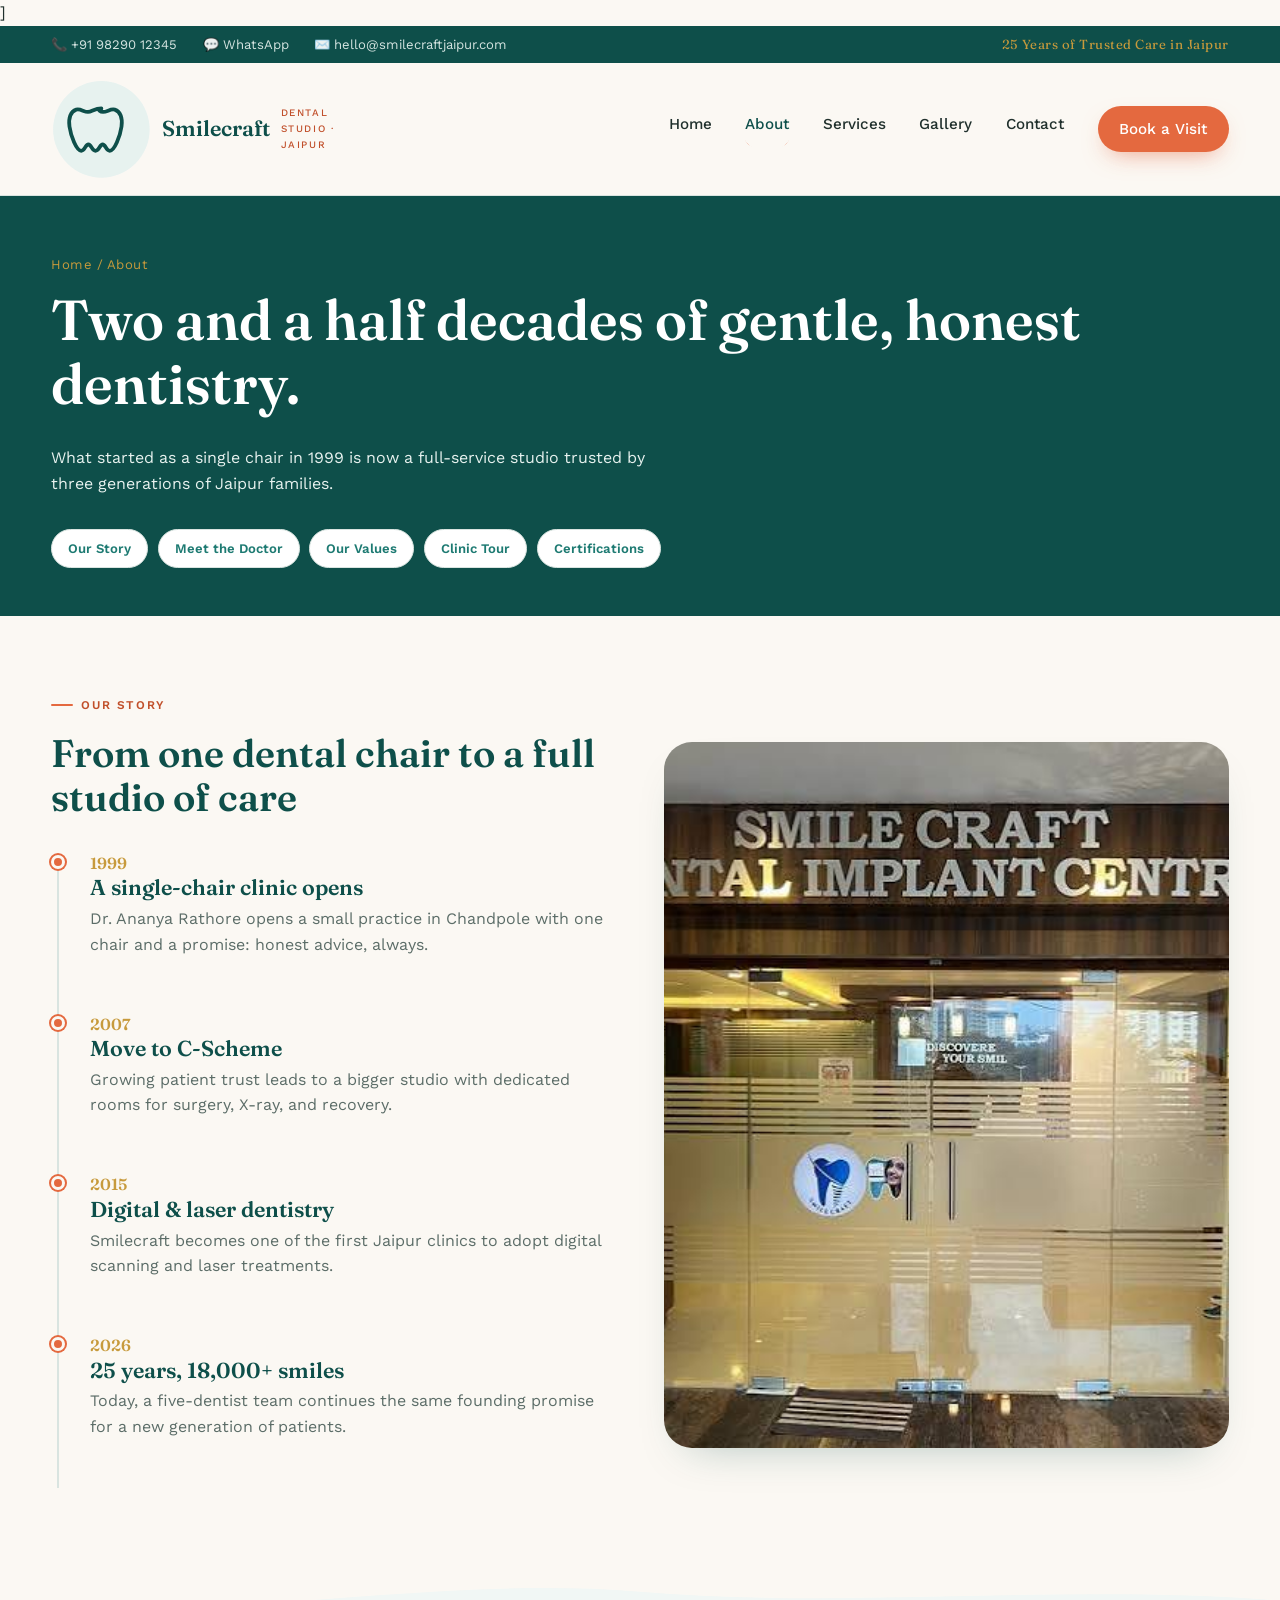
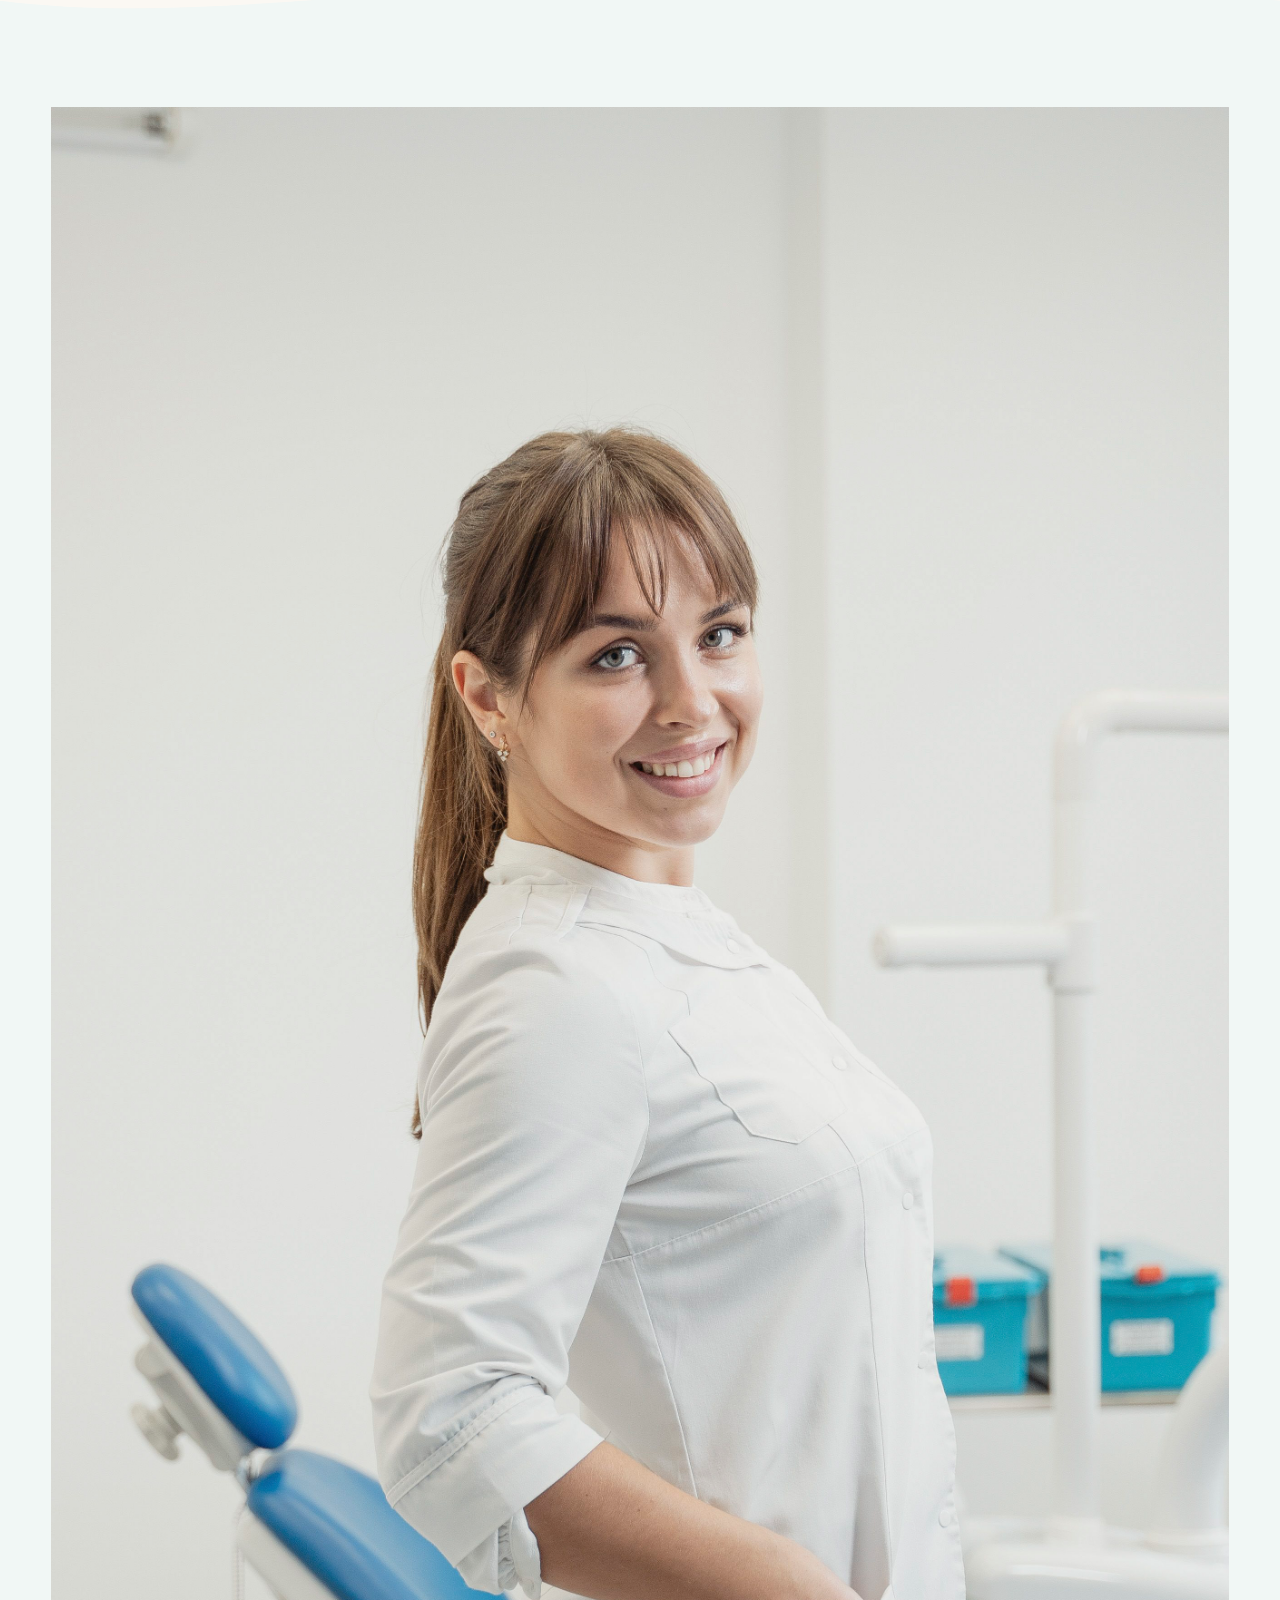
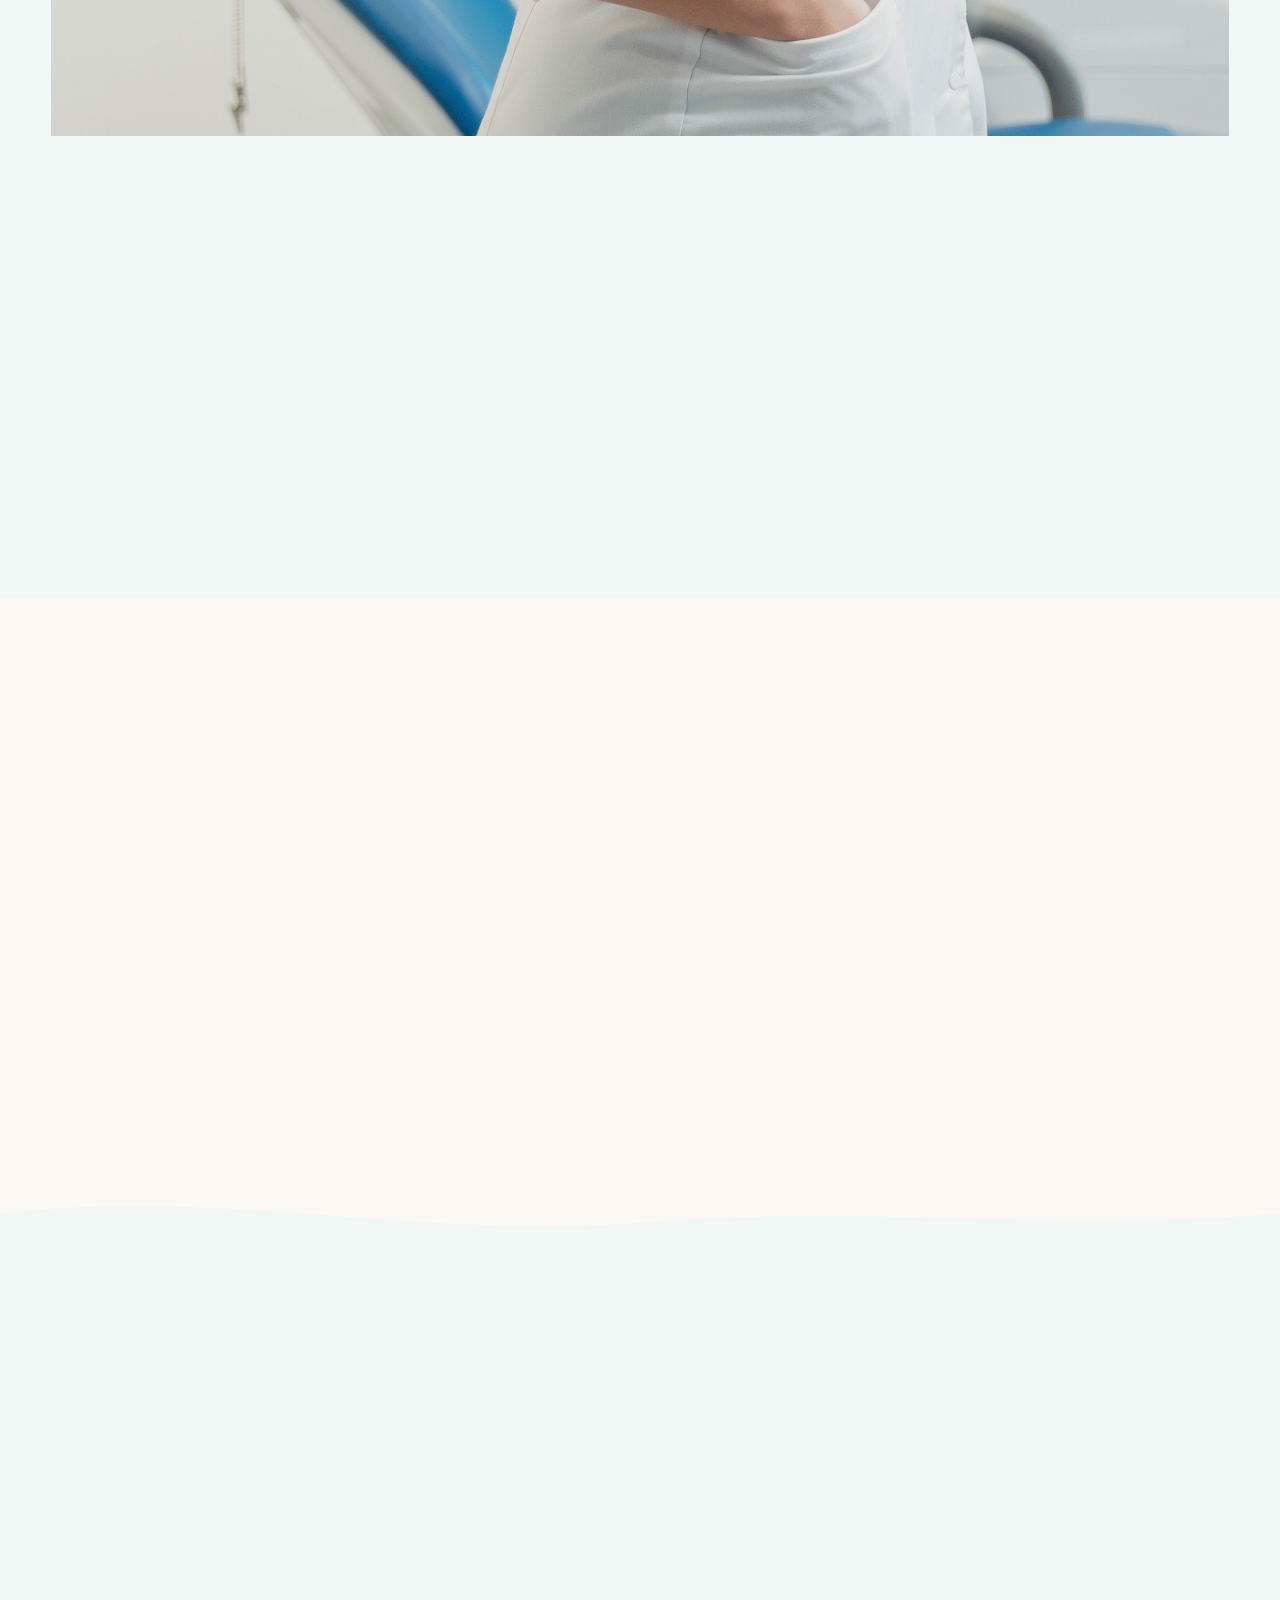
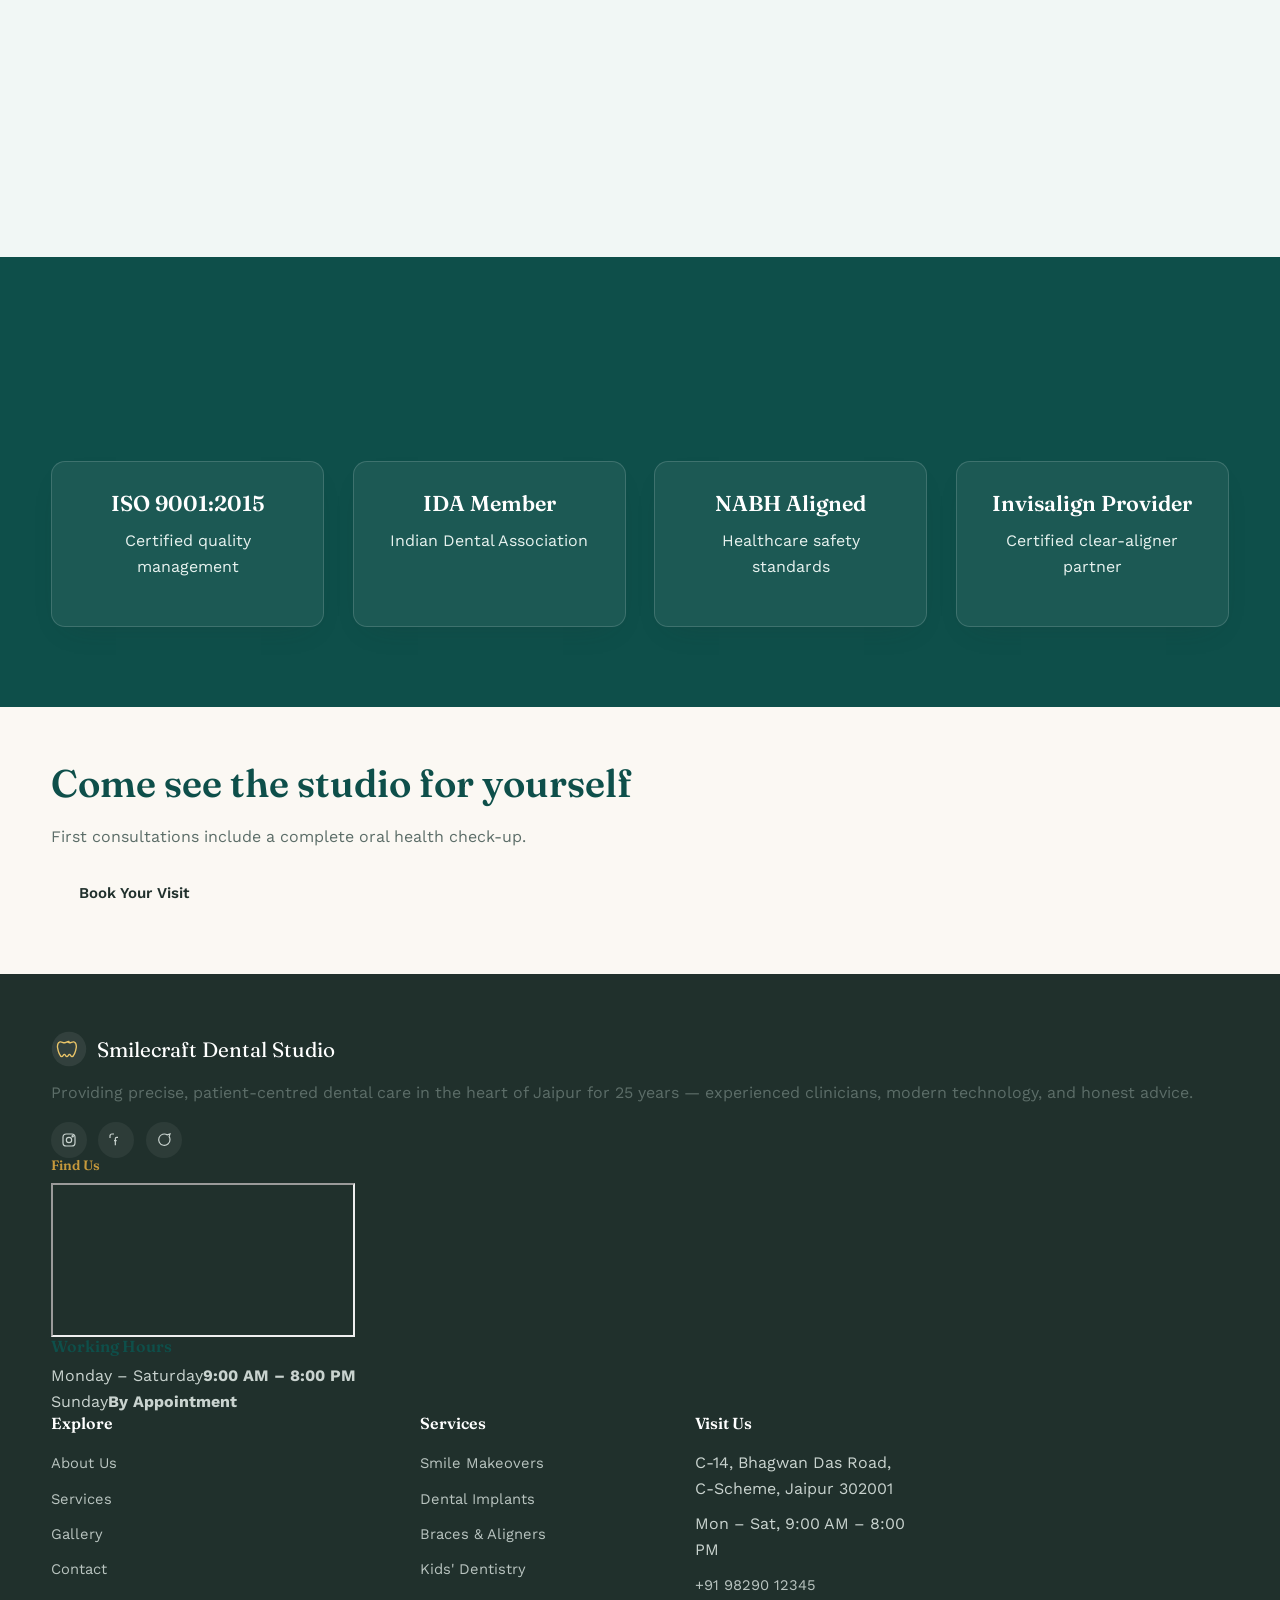
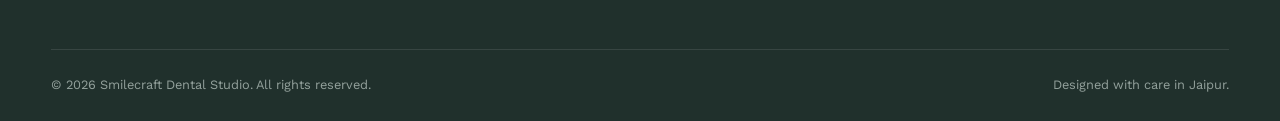
<file: about.html>
]<!DOCTYPE html>
<html lang="en">
<head>
  <meta charset="UTF-8" />
  <meta name="viewport" content="width=device-width, initial-scale=1.0" />
  <title>About Us — Smilecraft Dental Studio</title>
  <meta name="description" content="Learn about Smilecraft Dental Studio's 25-year history, our founder Dr. Rathore, and our commitment to patient care." />
  <link rel="preconnect" href="https://fonts.googleapis.com" />
  <link rel="preconnect" href="https://fonts.gstatic.com" crossorigin />
  <link href="https://fonts.googleapis.com/css2?family=DM+Serif+Display:ital@0;1&family=Inter:opsz,wght@14..32,400;14..32,500;14..32,600;14..32,700&display=swap" rel="stylesheet" />
  <link rel="stylesheet" href="style.css" />
</head>
<body>

  <!-- ===== TOPBAR ===== -->
  <div class="topbar">
    <div class="container">
      <div class="topbar-links">
        <a href="tel:+919829012345">📞 +91 98290 12345</a>
        <a href="https://wa.me/919829012345" target="_blank">💬 WhatsApp</a>
        <a href="mailto:hello@smilecraftjaipur.com">✉️ hello@smilecraftjaipur.com</a>
      </div>
      <div class="topbar-badge">25 Years of Trusted Care in Jaipur</div>
    </div>
  </div>

  <!-- ===== HEADER ===== -->
  <header class="site-header">
    <div class="container nav-wrap">
      <a href="index.html" class="brand">
        <svg viewBox="0 0 48 48" fill="none">
          <circle cx="24" cy="24" r="23" fill="#E7F2EF" />
          <path d="M24 14c-3.2 0-4.6 1.7-6.4 1.7-2 0-3.6-1.7-5.6-1.1-2.6.8-3.8 4-3.2 8 .7 4.7 3.3 11.6 5.6 11.6 1.8 0 1.9-3 3.4-3s1.6 3 3.4 3c1.8 0 2-3 3.4-3s1.6 3 3.4 3c2.3 0 4.9-6.9 5.6-11.6.6-4-.6-7.2-3.2-8-2-.6-3.6 1.1-5.6 1.1-.6 0-1.2-.2-1.8-.7" stroke="#0E4F4A" stroke-width="1.8" stroke-linecap="round" stroke-linejoin="round" />
        </svg>
        Smilecraft <small>Dental Studio · Jaipur</small>
      </a>
      <nav class="primary-nav" aria-label="Primary">
        <ul>
          <li><a href="index.html">Home</a></li>
          <li><a href="about.html" class="active">About</a></li>
          <li><a href="services.html">Services</a></li>
          <li><a href="gallery.html">Gallery</a></li>
          <li><a href="contact.html">Contact</a></li>
          <li><a href="https://forms.gle/Xnc2yJxr2PuULD6r8" class="nav-cta">Book a Visit</a></li>
        </ul>
      </nav>
      <button class="nav-toggle" aria-label="Menu" aria-expanded="false">
        <span></span><span></span><span></span>
      </button>
    </div>
  </header>

  <!-- ===== PAGE HERO ===== -->
  <section class="page-hero">
    <div class="container">
      <span class="crumb">Home / About</span>
      <h1>Two and a half decades of gentle, honest dentistry.</h1>
      <p>What started as a single chair in 1999 is now a full-service studio trusted by three generations of Jaipur families.</p>
      <div class="section-pills">
        <a href="#story">Our Story</a>
        <a href="#doctor">Meet the Doctor</a>
        <a href="#values">Our Values</a>
        <a href="#tour">Clinic Tour</a>
        <a href="#certifications">Certifications</a>
      </div>
    </div>
  </section>

  <!-- ===== STORY / TIMELINE ===== -->
  <section class="section" id="story">
    <div class="container">
      <div class="story-grid" style="display:grid; grid-template-columns:1fr 1fr; gap:3rem; align-items:center;">
        <div class="reveal">
          <div class="eyebrow">Our story</div>
          <h2>From one dental chair to a full studio of care</h2>
          <div class="timeline" style="margin-top:2rem;">
            <div class="timeline-item">
              <span class="timeline-year">1999</span>
              <h3>A single-chair clinic opens</h3>
              <p>Dr. Ananya Rathore opens a small practice in Chandpole with one chair and a promise: honest advice, always.</p>
            </div>
            <div class="timeline-item">
              <span class="timeline-year">2007</span>
              <h3>Move to C-Scheme</h3>
              <p>Growing patient trust leads to a bigger studio with dedicated rooms for surgery, X-ray, and recovery.</p>
            </div>
            <div class="timeline-item">
              <span class="timeline-year">2015</span>
              <h3>Digital &amp; laser dentistry</h3>
              <p>Smilecraft becomes one of the first Jaipur clinics to adopt digital scanning and laser treatments.</p>
            </div>
            <div class="timeline-item">
              <span class="timeline-year">2026</span>
              <h3>25 years, 18,000+ smiles</h3>
              <p>Today, a five-dentist team continues the same founding promise for a new generation of patients.</p>
            </div>
          </div>
        </div>
        <div class="reveal">
          <img src="gallery8.jpeg" alt="Smilecraft Dental Studio clinic exterior" style="border-radius: var(--radius-lg); box-shadow: var(--shadow-soft); width:100%; aspect-ratio:4/5; object-fit:cover;" />
        </div>
      </div>
    </div>
  </section>

  <div class="arc-divider">
    <svg viewBox="0 0 1440 60" preserveAspectRatio="none"><path d="M0,30 C240,60 480,0 720,20 C960,40 1200,10 1440,30 L1440,60 L0,60 Z" fill="#F1F7F5" /></svg>
  </div>

  <!-- ===== DOCTOR ===== -->
  <section class="section section-alt" id="doctor">
    <div class="container doctor-section">
      <div class="doctor-media reveal">
        <img src="meetthedoctor.jpg" alt="Dr. Ananya Rathore" />
      </div>
      <div class="reveal">
        <div class="eyebrow">Meet the founder</div>
        <h2>Dr. Ananya Rathore</h2>
        <p style="color:var(--teal-light); font-weight:600; margin-bottom:1rem;">BDS, MDS (Prosthodontics) · Chief Dental Surgeon · 25 years in practice</p>
        <p>Dr. Rathore founded Smilecraft in 1999 after completing her postgraduate specialisation in Prosthodontics. Over 25 years, she has led the clinic's shift toward painless, technology-assisted dentistry, while keeping the same unhurried, explain-everything approach she started with.</p>
        <p>She is supported by a resident team of four specialists covering orthodontics, pediatric dentistry, oral surgery, and cosmetic dentistry — so every patient sees the right expert for their treatment.</p>
        <div class="grid grid-2" style="margin-top:1.6rem;">
          <div class="card" style="padding:1.2rem;"><b style="color:var(--teal); font-family:'DM Serif Display',serif; font-size:1.4rem;">25+</b><br><span style="font-size:.84rem; color:var(--muted);">Years of clinical practice</span></div>
          <div class="card" style="padding:1.2rem;"><b style="color:var(--teal); font-family:'DM Serif Display',serif; font-size:1.4rem;">5</b><br><span style="font-size:.84rem; color:var(--muted);">In-house specialists</span></div>
        </div>
      </div>
    </div>
  </section>

  <!-- ===== VALUES ===== -->
  <section class="section" id="values">
    <div class="container">
      <div class="section-head center reveal">
        <div class="eyebrow">What guides us</div>
        <h2>The principles behind every appointment</h2>
      </div>
      <div class="grid grid-3">
        <div class="card reveal">
          <div class="icon"><svg viewBox="0 0 24 24" fill="none" stroke-width="1.8"><path d="M12 21c-4-3-8-6.5-8-11a5 5 0 0 1 9-3 5 5 0 0 1 9 3c0 4.5-4 8-8 11z" /></svg></div>
          <h3>Patient-first care</h3>
          <p>We treat people, not just teeth — every plan is built around your comfort, budget, and time.</p>
        </div>
        <div class="card reveal">
          <div class="icon"><svg viewBox="0 0 24 24" fill="none" stroke-width="1.8"><circle cx="12" cy="12" r="9" /><path d="M8 12l2.5 2.5L16 9" /></svg></div>
          <h3>Precision &amp; hygiene</h3>
          <p>Hospital-grade sterilisation, single-use tools, and meticulous clinical protocols, without exception.</p>
        </div>
        <div class="card reveal">
          <div class="icon"><svg viewBox="0 0 24 24" fill="none" stroke-width="1.8"><path d="M12 2l2.5 6.5L21 11l-6.5 2.5L12 20l-2.5-6.5L3 11l6.5-2.5L12 2z" /></svg></div>
          <h3>Honest, transparent advice</h3>
          <p>We recommend only what's needed, explain cost upfront, and never push unnecessary treatment.</p>
        </div>
      </div>
    </div>
  </section>

  <div class="arc-divider">
    <svg viewBox="0 0 1440 60" preserveAspectRatio="none"><path d="M0,30 C240,0 480,60 720,40 C960,20 1200,50 1440,30 L1440,60 L0,60 Z" fill="#F1F7F5" /></svg>
  </div>

  <!-- ===== CLINIC TOUR ===== -->
  <section class="section section-alt" id="tour">
    <div class="container">
      <div class="section-head reveal">
        <div class="eyebrow">Take a look inside</div>
        <h2>A calm, modern space designed to ease nerves</h2>
      </div>
      <div class="grid grid-4">
        <figure class="photo-card reveal" style="aspect-ratio:3/4;">
          <img src="gallery1.jpeg" alt="Smilecraft reception area" />
          <figcaption>Reception &amp; waiting lounge</figcaption>
        </figure>
        <figure class="photo-card reveal" style="aspect-ratio:3/4;">
          <img src="gallery2.jpg" alt="Dental treatment chair" />
          <figcaption>Treatment room 1</figcaption>
        </figure>
        <figure class="photo-card reveal" style="aspect-ratio:3/4;">
          <img src="gallery4.jpg" alt="Digital X-ray room" />
          <figcaption>Digital imaging suite</figcaption>
        </figure>
        <figure class="photo-card reveal" style="aspect-ratio:3/4;">
          <img src="gallery6.jpg" alt="Sterilisation room" />
          <figcaption>Sterilisation room</figcaption>
        </figure>
      </div>
    </div>
  </section>

  <!-- ===== CERTIFICATIONS ===== -->
  <section class="section section-deep" id="certifications">
    <div class="container">
      <div class="section-head center reveal">
        <div class="eyebrow" style="color:#E9C468;">Recognised &amp; accredited</div>
        <h2>Certifications our patients trust</h2>
      </div>
      <div class="grid grid-4 reveal" style="text-align:center;">
        <div class="card" style="background: rgba(255,255,255,.06); border-color: rgba(255,255,255,.15);">
          <h3 style="color:#fff;">ISO 9001:2015</h3>
          <p style="color:var(--mint);">Certified quality management</p>
        </div>
        <div class="card" style="background: rgba(255,255,255,.06); border-color: rgba(255,255,255,.15);">
          <h3 style="color:#fff;">IDA Member</h3>
          <p style="color:var(--mint);">Indian Dental Association</p>
        </div>
        <div class="card" style="background: rgba(255,255,255,.06); border-color: rgba(255,255,255,.15);">
          <h3 style="color:#fff;">NABH Aligned</h3>
          <p style="color:var(--mint);">Healthcare safety standards</p>
        </div>
        <div class="card" style="background: rgba(255,255,255,.06); border-color: rgba(255,255,255,.15);">
          <h3 style="color:#fff;">Invisalign Provider</h3>
          <p style="color:var(--mint);">Certified clear-aligner partner</p>
        </div>
      </div>
    </div>
  </section>

  <!-- ===== CTA ===== -->
  <section class="section" style="padding:3.4rem 0;">
    <div class="container cta-banner">
      <div>
        <h2>Come see the studio for yourself</h2>
        <p>First consultations include a complete oral health check-up.</p>
      </div>
      <a href="https://forms.gle/Xnc2yJxr2PuULD6r8" class="btn">Book Your Visit</a>
    </div>
  </section>

  <!-- ===== FOOTER ===== -->
  <footer class="site-footer">
    <div class="container footer-top-grid">
      <div>
        <div class="footer-brand">
          <svg width="36" height="36" viewBox="0 0 48 48" fill="none">
            <circle cx="24" cy="24" r="23" fill="rgba(255,255,255,.08)" />
            <path d="M24 14c-3.2 0-4.6 1.7-6.4 1.7-2 0-3.6-1.7-5.6-1.1-2.6.8-3.8 4-3.2 8 .7 4.7 3.3 11.6 5.6 11.6 1.8 0 1.9-3 3.4-3s1.6 3 3.4 3c1.8 0 2-3 3.4-3s1.6 3 3.4 3c2.3 0 4.9-6.9 5.6-11.6.6-4-.6-7.2-3.2-8-2-.6-3.6 1.1-5.6 1.1-.6 0-1.2-.2-1.8-.7" stroke="#E9C468" stroke-width="1.8" stroke-linecap="round" stroke-linejoin="round" />
          </svg>
          Smilecraft Dental Studio
        </div>
        <p>Providing precise, patient‑centred dental care in the heart of Jaipur for 25 years — experienced clinicians, modern technology, and honest advice.</p>
        <div class="social-row">
          <a href="#" aria-label="Instagram"><svg viewBox="0 0 24 24" fill="none" stroke-width="1.8"><rect x="3" y="3" width="18" height="18" rx="5" /><circle cx="12" cy="12" r="4" /><circle cx="17.5" cy="6.5" r="1" /></svg></a>
          <a href="#" aria-label="Facebook"><svg viewBox="0 0 24 24" fill="none" stroke-width="1.8"><path d="M15 8h-2a2 2 0 0 0-2 2v10M9 13h4" /><path d="M9 3H6a3 3 0 0 0-3 3v3" /></svg></a>
          <a href="#" aria-label="WhatsApp"><svg viewBox="0 0 24 24" fill="none" stroke-width="1.8"><path d="M21 11.5a8.5 8.5 0 1 1-4-7.2L21 3l-1.3 4A8.5 8.5 0 0 1 21 11.5z" /></svg></a>
        </div>
      </div>
      <div>
        <h4 style="color:var(--gold); font-size:.85rem; margin-bottom:.6rem;">Find Us</h4>
        <div class="footer-map">
          <iframe src="https://www.google.com/maps?q=C-14+Bhagwan+Das+Road+C-Scheme+Jaipur&output=embed" loading="lazy" title="Location"></iframe>
        </div>
      </div>
      <div class="hours-card">
        <h4>Working Hours</h4>
        <ul style="list-style:none; padding:0;">
          <li><span>Monday – Saturday</span><b>9:00 AM – 8:00 PM</b></li>
          <li><span>Sunday</span><b>By Appointment</b></li>
        </ul>
      </div>
    </div>

    <div class="container footer-grid">
      <div>
        <h4>Explore</h4>
        <ul>
          <li><a href="about.html">About Us</a></li>
          <li><a href="services.html">Services</a></li>
          <li><a href="gallery.html">Gallery</a></li>
          <li><a href="contact.html">Contact</a></li>
        </ul>
      </div>
      <div>
        <h4>Services</h4>
        <ul>
          <li><a href="services.html">Smile Makeovers</a></li>
          <li><a href="services.html">Dental Implants</a></li>
          <li><a href="services.html">Braces &amp; Aligners</a></li>
          <li><a href="services.html">Kids' Dentistry</a></li>
        </ul>
      </div>
      <div>
        <h4>Visit Us</h4>
        <ul>
          <li>C-14, Bhagwan Das Road,<br>C-Scheme, Jaipur 302001</li>
          <li>Mon – Sat, 9:00 AM – 8:00 PM</li>
          <li><a href="tel:+919829012345">+91 98290 12345</a></li>
        </ul>
      </div>
    </div>
    <div class="container footer-bottom">
      <span>© 2026 Smilecraft Dental Studio. All rights reserved.</span>
      <span>Designed with care in Jaipur.</span>
    </div>
  </footer>

  <button class="to-top" aria-label="Back to top">↑</button>
  <script src="script.js"></script>
</body>
</html>
</file>
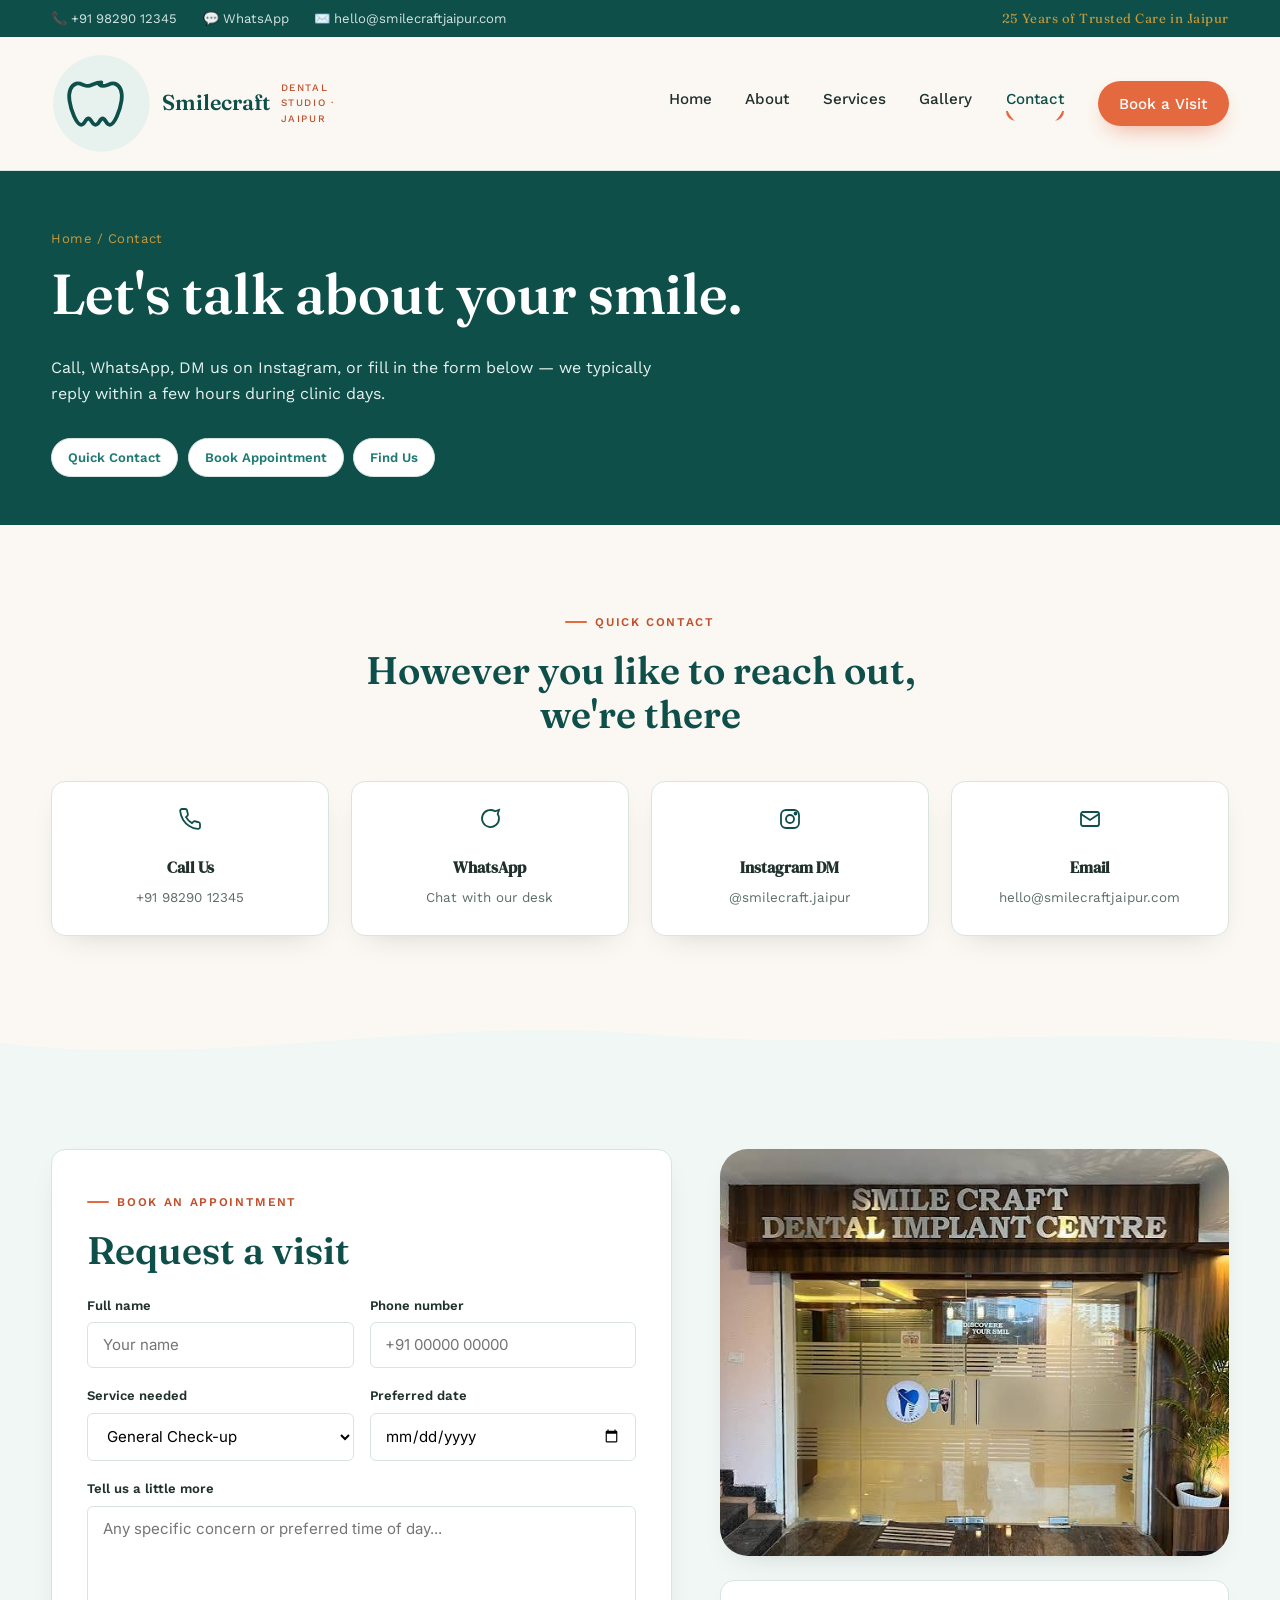
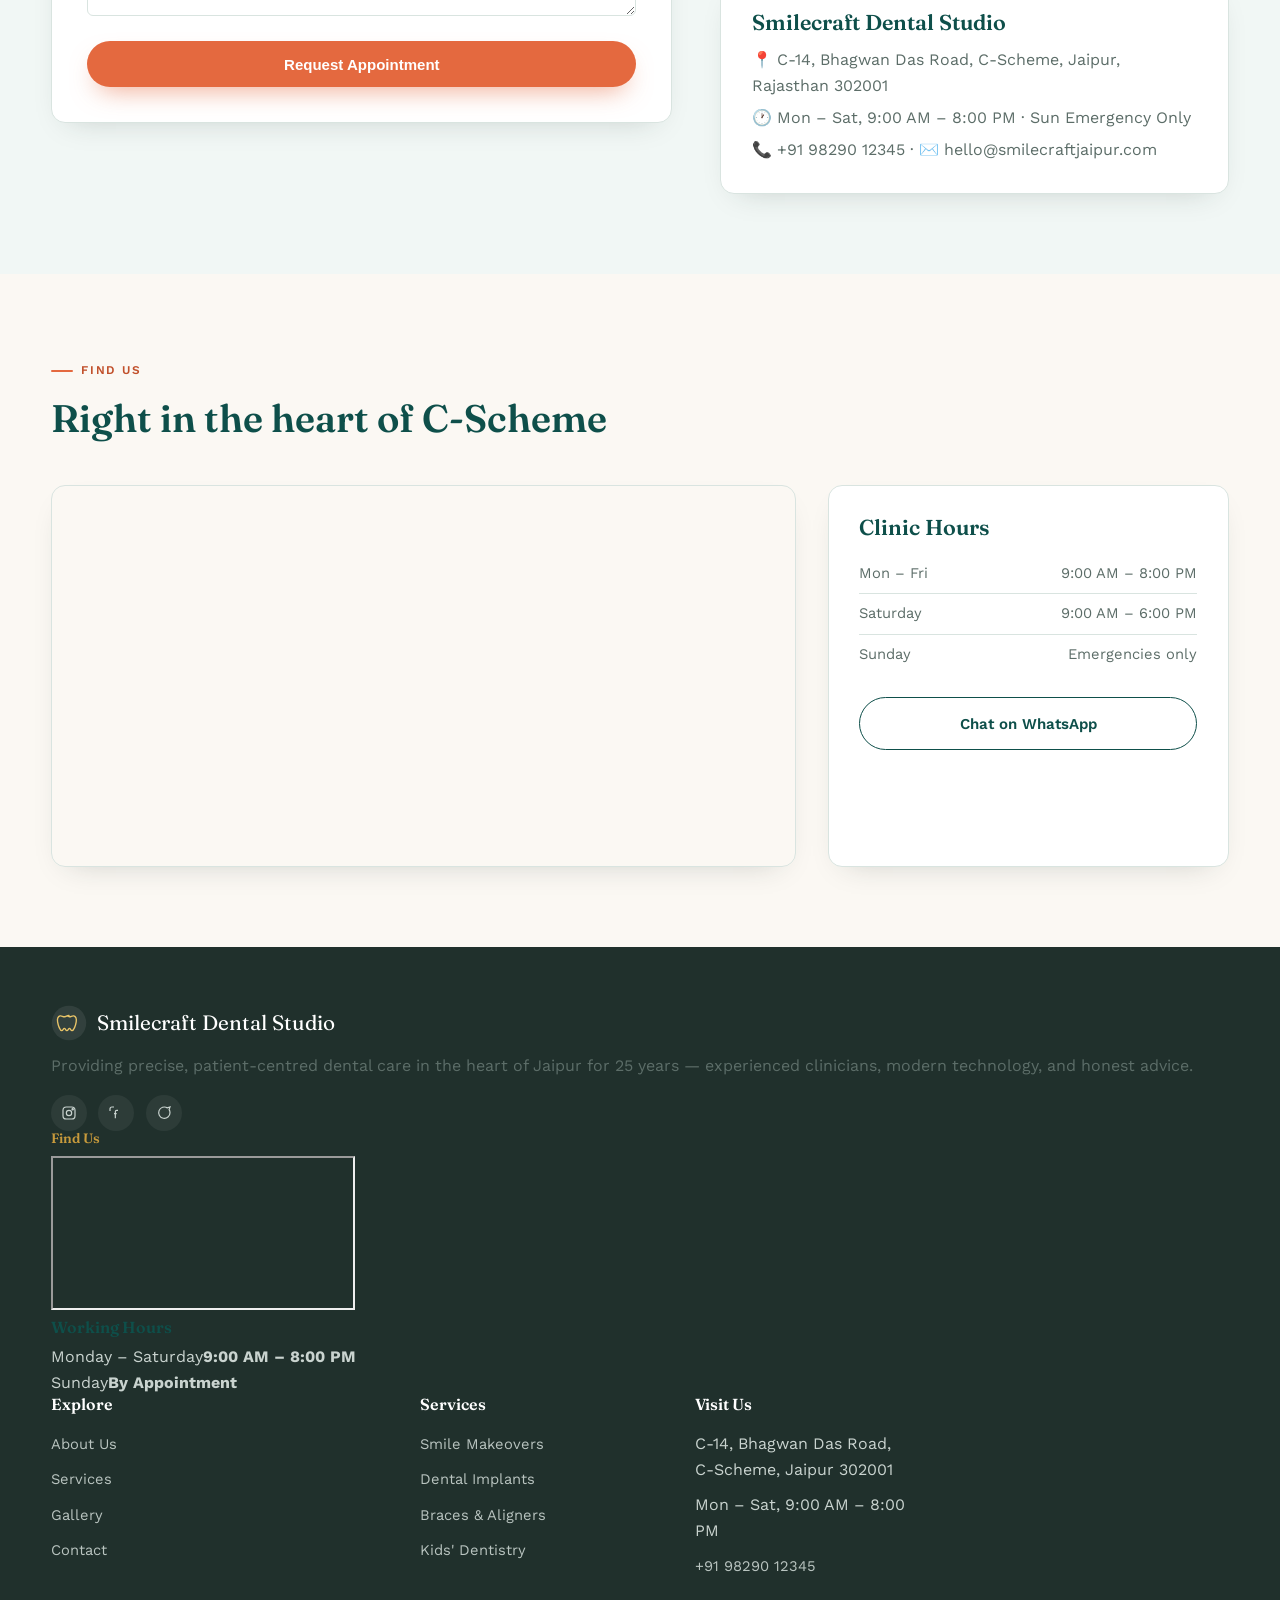
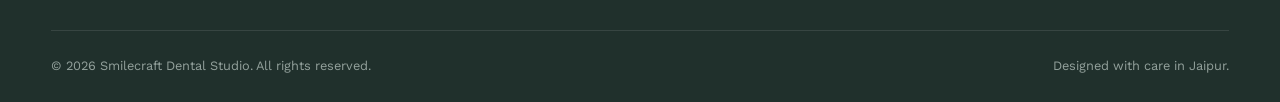
<file: contact.html>
<!DOCTYPE html>
<html lang="en">
<head>
  <meta charset="UTF-8" />
  <meta name="viewport" content="width=device-width, initial-scale=1.0" />
  <title>Contact Us — Smilecraft Dental Studio</title>
  <meta name="description" content="Book an appointment at Smilecraft Dental Studio, C-Scheme, Jaipur. Call, WhatsApp, Instagram DM, or use our online form." />
  <link rel="preconnect" href="https://fonts.googleapis.com" />
  <link rel="preconnect" href="https://fonts.gstatic.com" crossorigin />
  <link href="https://fonts.googleapis.com/css2?family=DM+Serif+Display:ital@0;1&family=Inter:opsz,wght@14..32,400;14..32,500;14..32,600;14..32,700&display=swap" rel="stylesheet" />
  <link rel="stylesheet" href="style.css" />
</head>
<body>

  <!-- ===== TOPBAR ===== -->
  <div class="topbar">
    <div class="container">
      <div class="topbar-links">
        <a href="9829012345">📞 +91 98290 12345</a>
        <a href="https://wa.me/919829012345?text=Hii%20I%20am%20interested%2C%20can%20I%20get%20more%20details%3F" target="_blank">💬 WhatsApp</a>
        <a href="mailto:hello@smilecraftjaipur.com">✉️ hello@smilecraftjaipur.com</a>
      </div>
      <div class="topbar-badge">25 Years of Trusted Care in Jaipur</div>
    </div>
  </div>

  <!-- ===== HEADER ===== -->
  <header class="site-header">
    <div class="container nav-wrap">
      <a href="index.html" class="brand">
        <svg viewBox="0 0 48 48" fill="none">
          <circle cx="24" cy="24" r="23" fill="#E7F2EF" />
          <path d="M24 14c-3.2 0-4.6 1.7-6.4 1.7-2 0-3.6-1.7-5.6-1.1-2.6.8-3.8 4-3.2 8 .7 4.7 3.3 11.6 5.6 11.6 1.8 0 1.9-3 3.4-3s1.6 3 3.4 3c1.8 0 2-3 3.4-3s1.6 3 3.4 3c2.3 0 4.9-6.9 5.6-11.6.6-4-.6-7.2-3.2-8-2-.6-3.6 1.1-5.6 1.1-.6 0-1.2-.2-1.8-.7" stroke="#0E4F4A" stroke-width="1.8" stroke-linecap="round" stroke-linejoin="round" />
        </svg>
        Smilecraft <small>Dental Studio · Jaipur</small>
      </a>
      <nav class="primary-nav" aria-label="Primary">
        <ul>
          <li><a href="index.html">Home</a></li>
          <li><a href="about.html">About</a></li>
          <li><a href="services.html">Services</a></li>
          <li><a href="gallery.html">Gallery</a></li>
          <li><a href="contact.html" class="active">Contact</a></li>
          <li><a href="https://forms.gle/Xnc2yJxr2PuULD6r8" class="nav-cta">Book a Visit</a></li>
        </ul>
      </nav>
      <button class="nav-toggle" aria-label="Menu" aria-expanded="false">
        <span></span><span></span><span></span>
      </button>
    </div>
  </header>

  <!-- ===== PAGE HERO ===== -->
  <section class="page-hero">
    <div class="container">
      <span class="crumb">Home / Contact</span>
      <h1>Let's talk about your smile.</h1>
      <p>Call, WhatsApp, DM us on Instagram, or fill in the form below — we typically reply within a few hours during clinic days.</p>
      <div class="section-pills">
        <a href="tel:+919829012345">Quick Contact</a>
        <a href="https://forms.gle/Xnc2yJxr2PuULD6r8">Book Appointment</a>
        <a href="https://www.google.com/maps?q=C-Scheme,Jaipur,Rajasthan&output=embed">Find Us</a>
      </div>
    </div>
  </section>

  <!-- ===== QUICK CONTACT CHIPS ===== -->
  <section class="section" id="quick">
    <div class="container">
      <div class="section-head center reveal">
        <div class="eyebrow">Quick contact</div>
        <h2>However you like to reach out, we're there</h2>
      </div>
      <div class="contact-grid" style="display:grid; grid-template-columns:repeat(4,1fr); gap:1.4rem;">
        <a href="tel:+919829012345" class="contact-chip" style="background:var(--white); border:1px solid var(--line); border-radius:var(--radius-md); padding:1.6rem 1.3rem; text-align:center; box-shadow:var(--shadow-card); transition:all 0.35s var(--transition); text-decoration:none;">
          <div class="icon" style="margin:0 auto 1rem;"><svg viewBox="0 0 24 24" width="24" height="24" fill="none" stroke="#0E4F4A" stroke-width="1.8"><path d="M22 16.9v3a2 2 0 0 1-2.2 2 19.8 19.8 0 0 1-8.6-3 19.5 19.5 0 0 1-6-6 19.8 19.8 0 0 1-3-8.7A2 2 0 0 1 4.1 2h3a2 2 0 0 1 2 1.7c.1 1 .4 2.1.7 3a2 2 0 0 1-.5 2.1L8 10.1a16 16 0 0 0 6 6l1.3-1.3a2 2 0 0 1 2.1-.5c1 .4 2 .6 3 .8a2 2 0 0 1 1.6 2z"/></svg></div>
          <b style="display:block; font-family:'DM Serif Display',serif; color:var(--teal);">Call Us</b>
          <span style="font-size:.84rem; color:var(--muted);">+91 98290 12345</span>
        </a>
        <a href="https://wa.me/919829012345?text=Hii%20I%20am%20interested%2C%20can%20I%20get%20more%20details%3F" target="_blank" rel="noopener" class="contact-chip" style="background:var(--white); border:1px solid var(--line); border-radius:var(--radius-md); padding:1.6rem 1.3rem; text-align:center; box-shadow:var(--shadow-card); transition:all 0.35s var(--transition); text-decoration:none;">
          <div class="icon" style="margin:0 auto 1rem;"><svg viewBox="0 0 24 24" width="24" height="24" fill="none" stroke="#0E4F4A" stroke-width="1.8"><path d="M21 11.5a8.5 8.5 0 1 1-4-7.2L21 3l-1.3 4A8.5 8.5 0 0 1 21 11.5z"/></svg></div>
          <b style="display:block; font-family:'DM Serif Display',serif; color:var(--teal);">WhatsApp</b>
          <span style="font-size:.84rem; color:var(--muted);">Chat with our desk</span>
        </a>
        <a href="https://instagram.com/smilecraft.jaipur" target="_blank" rel="noopener" class="contact-chip" style="background:var(--white); border:1px solid var(--line); border-radius:var(--radius-md); padding:1.6rem 1.3rem; text-align:center; box-shadow:var(--shadow-card); transition:all 0.35s var(--transition); text-decoration:none;">
          <div class="icon" style="margin:0 auto 1rem;"><svg viewBox="0 0 24 24" width="24" height="24" fill="none" stroke="#0E4F4A" stroke-width="1.8"><rect x="3" y="3" width="18" height="18" rx="5"/><circle cx="12" cy="12" r="4"/><circle cx="17.5" cy="6.5" r="1"/></svg></div>
          <b style="display:block; font-family:'DM Serif Display',serif; color:var(--teal);">Instagram DM</b>
          <span style="font-size:.84rem; color:var(--muted);">@smilecraft.jaipur</span>
        </a>
        <a href="mailto:hello@smilecraftjaipur.com" class="contact-chip" style="background:var(--white); border:1px solid var(--line); border-radius:var(--radius-md); padding:1.6rem 1.3rem; text-align:center; box-shadow:var(--shadow-card); transition:all 0.35s var(--transition); text-decoration:none;">
          <div class="icon" style="margin:0 auto 1rem;"><svg viewBox="0 0 24 24" width="24" height="24" fill="none" stroke="#0E4F4A" stroke-width="1.8"><rect x="3" y="5" width="18" height="14" rx="2"/><path d="M3 7l9 6 9-6"/></svg></div>
          <b style="display:block; font-family:'DM Serif Display',serif; color:var(--teal);">Email</b>
          <span style="font-size:.84rem; color:var(--muted);">hello@smilecraftjaipur.com</span>
        </a>
      </div>
    </div>
  </section>

  <div class="arc-divider">
    <svg viewBox="0 0 1440 60" preserveAspectRatio="none"><path d="M0,30 C240,60 480,0 720,20 C960,40 1200,10 1440,30 L1440,60 L0,60 Z" fill="#F1F7F5" /></svg>
  </div>

  <!-- ===== BOOKING FORM + CLINIC PHOTO ===== -->
  <section class="section section-alt" id="book">
    <div class="container">
      <div style="display:grid; grid-template-columns:1.1fr .9fr; gap:3rem; align-items:start;">
        <div class="form-card" style="background:var(--white); border-radius:var(--radius-md); padding:2.2rem; box-shadow:var(--shadow-card); border:1px solid var(--line);">
          <div class="eyebrow"><a href="https://forms.gle/Xnc2yJxr2PuULD6r8"</a>Book an appointment</div>
          
          <h2 style="margin-bottom:1.4rem;">Request a visit</h2>
          <form>
          
            <div class="form-row" style="display:grid; grid-template-columns:1fr 1fr; gap:1rem;">
              <div class="field" style="margin-bottom:1.1rem;">
                <label for="name" style="display:block; font-size:.82rem; font-weight:600; margin-bottom:.4rem; color:var(--teal);">Full name</label>
                <input type="text" id="name" name="name" placeholder="Your name" required style="width:100%; padding:.78rem .9rem; border-radius:var(--radius-sm); border:1px solid var(--line); font-family:'Inter',sans-serif; font-size:.94rem; background:var(--cream); transition:border-color .25s, box-shadow .25s;" />
              </div>
              <div class="field" style="margin-bottom:1.1rem;">
                <label for="phone" style="display:block; font-size:.82rem; font-weight:600; margin-bottom:.4rem; color:var(--teal);">Phone number</label>
                <input type="tel" id="phone" name="phone" placeholder="+91 00000 00000" required style="width:100%; padding:.78rem .9rem; border-radius:var(--radius-sm); border:1px solid var(--line); font-family:'Inter',sans-serif; font-size:.94rem; background:var(--cream); transition:border-color .25s, box-shadow .25s;" />
              </div>
            </div>
            <div class="form-row" style="display:grid; grid-template-columns:1fr 1fr; gap:1rem;">
              <div class="field" style="margin-bottom:1.1rem;">
                <label for="service" style="display:block; font-size:.82rem; font-weight:600; margin-bottom:.4rem; color:var(--teal);">Service needed</label>
                <select id="service" name="service" style="width:100%; padding:.78rem .9rem; border-radius:var(--radius-sm); border:1px solid var(--line); font-family:'Inter',sans-serif; font-size:.94rem; background:var(--cream); transition:border-color .25s, box-shadow .25s;">
                  <option>General Check-up</option>
                  <option>Cosmetic Dentistry</option>
                  <option>Root Canal Treatment</option>
                  <option>Dental Implants</option>
                  <option>Braces / Aligners</option>
                  <option>Pediatric Dentistry</option>
                  <option>Not sure yet</option>
                </select>
              </div>
              <div class="field" style="margin-bottom:1.1rem;">
                <label for="date" style="display:block; font-size:.82rem; font-weight:600; margin-bottom:.4rem; color:var(--teal);">Preferred date</label>
                <input type="date" id="date" name="date" style="width:100%; padding:.78rem .9rem; border-radius:var(--radius-sm); border:1px solid var(--line); font-family:'Inter',sans-serif; font-size:.94rem; background:var(--cream); transition:border-color .25s, box-shadow .25s;" />
              </div>
            </div>
            <div class="field" style="margin-bottom:1.1rem;">
              <label for="message" style="display:block; font-size:.82rem; font-weight:600; margin-bottom:.4rem; color:var(--teal);">Tell us a little more</label>
              <textarea id="message" name="message" placeholder="Any specific concern or preferred time of day..." style="width:100%; padding:.78rem .9rem; border-radius:var(--radius-sm); border:1px solid var(--line); font-family:'Inter',sans-serif; font-size:.94rem; background:var(--cream); transition:border-color .25s, box-shadow .25s; resize:vertical; min-height:110px;"></textarea>
            </div>
            <button type="submit" class="btn btn-primary" style="width:100%; justify-content:center;">Request Appointment</button>
        
          </form>
        </div>
        <div class="reveal">
          <img src="gallery8.jpeg" alt="Smilecraft Dental Studio clinic front" style="border-radius:var(--radius-lg); box-shadow:var(--shadow-card); width:100%; aspect-ratio:5/4; object-fit:cover;" />
          <div class="card" style="margin-top:1.5rem;">
            <h3>Smilecraft Dental Studio</h3>
            <p style="margin-bottom:.4rem;">📍 C-14, Bhagwan Das Road, C-Scheme, Jaipur, Rajasthan 302001</p>
            <p style="margin-bottom:.4rem;">🕐 Mon – Sat, 9:00 AM – 8:00 PM · Sun Emergency Only</p>
            <p style="margin-bottom:0;">📞 +91 98290 12345 · ✉️ hello@smilecraftjaipur.com</p>
          </div>
        </div>
      </div>
    </div>
  </section>

  <!-- ===== MAP + HOURS ===== -->
  <section class="section" id="location">
    <div class="container">
      <div class="section-head reveal">
        <div class="eyebrow">Find us</div>
        <h2>Right in the heart of C-Scheme</h2>
      </div>
      <div style="display:grid; grid-template-columns:1.3fr .7fr; gap:2rem;">
        <div class="map-wrap" style="border-radius:var(--radius-md); overflow:hidden; box-shadow:var(--shadow-card); border:1px solid var(--line);">
          <iframe src="https://www.google.com/maps?q=C-Scheme,Jaipur,Rajasthan&output=embed" loading="lazy" referrerpolicy="no-referrer-when-downgrade" title="Map showing Smilecraft Dental Studio location" style="width:100%; height:380px; border:0; display:block;"></iframe>
        </div>
        <div class="card reveal">
          <h3>Clinic Hours</h3>
          <ul style="margin-top:.8rem; list-style:none;">
            <li style="display:flex; justify-content:space-between; padding:.5rem 0; border-bottom:1px solid var(--line); color:var(--muted); font-size:.92rem;"><span>Mon – Fri</span><span>9:00 AM – 8:00 PM</span></li>
            <li style="display:flex; justify-content:space-between; padding:.5rem 0; border-bottom:1px solid var(--line); color:var(--muted); font-size:.92rem;"><span>Saturday</span><span>9:00 AM – 6:00 PM</span></li>
            <li style="display:flex; justify-content:space-between; padding:.5rem 0; color:var(--muted); font-size:.92rem;"><span>Sunday</span><span>Emergencies only</span></li>
          </ul>
          <a href="https://wa.me/919829012345?text=Hii%20I%20am%20interested%2C%20can%20I%20get%20more%20details%3F" target="_blank" rel="noopener" class="btn btn-outline" style="width:100%; justify-content:center; margin-top:1.4rem;">Chat on WhatsApp</a>
        </div>
      </div>
    </div>
  </section>

  <!-- ===== FOOTER ===== -->
  <footer class="site-footer">
    <div class="container footer-top-grid">
      <div>
        <div class="footer-brand">
          <svg width="36" height="36" viewBox="0 0 48 48" fill="none">
            <circle cx="24" cy="24" r="23" fill="rgba(255,255,255,.08)" />
            <path d="M24 14c-3.2 0-4.6 1.7-6.4 1.7-2 0-3.6-1.7-5.6-1.1-2.6.8-3.8 4-3.2 8 .7 4.7 3.3 11.6 5.6 11.6 1.8 0 1.9-3 3.4-3s1.6 3 3.4 3c1.8 0 2-3 3.4-3s1.6 3 3.4 3c2.3 0 4.9-6.9 5.6-11.6.6-4-.6-7.2-3.2-8-2-.6-3.6 1.1-5.6 1.1-.6 0-1.2-.2-1.8-.7" stroke="#E9C468" stroke-width="1.8" stroke-linecap="round" stroke-linejoin="round" />
          </svg>
          Smilecraft Dental Studio
        </div>
        <p>Providing precise, patient‑centred dental care in the heart of Jaipur for 25 years — experienced clinicians, modern technology, and honest advice.</p>
        <div class="social-row">
          <a href="#" aria-label="Instagram"><svg viewBox="0 0 24 24" fill="none" stroke-width="1.8"><rect x="3" y="3" width="18" height="18" rx="5" /><circle cx="12" cy="12" r="4" /><circle cx="17.5" cy="6.5" r="1" /></svg></a>
          <a href="#" aria-label="Facebook"><svg viewBox="0 0 24 24" fill="none" stroke-width="1.8"><path d="M15 8h-2a2 2 0 0 0-2 2v10M9 13h4" /><path d="M9 3H6a3 3 0 0 0-3 3v3" /></svg></a>
          <a href="https://wa.me/919829012345?text=Hii%20I%20am%20interested%2C%20can%20I%20get%20more%20details%3F" aria-label="WhatsApp"><svg viewBox="0 0 24 24" fill="none" stroke-width="1.8"><path d="M21 11.5a8.5 8.5 0 1 1-4-7.2L21 3l-1.3 4A8.5 8.5 0 0 1 21 11.5z" /></svg></a>
        </div>
      </div>
      <div>
        <h4 style="color:var(--gold); font-size:.85rem; margin-bottom:.6rem;">Find Us</h4>
        <div class="footer-map">
          <iframe src="https://www.google.com/maps?q=C-14+Bhagwan+Das+Road+C-Scheme+Jaipur&output=embed" loading="lazy" title="Location"></iframe>
        </div>
      </div>
      <div class="hours-card">
        <h4>Working Hours</h4>
        <ul style="list-style:none; padding:0;">
          <li><span>Monday – Saturday</span><b>9:00 AM – 8:00 PM</b></li>
          <li><span>Sunday</span><b>By Appointment</b></li>
        </ul>
      </div>
    </div>

    <div class="container footer-grid">
      <div>
        <h4>Explore</h4>
        <ul>
          <li><a href="about.html">About Us</a></li>
          <li><a href="services.html">Services</a></li>
          <li><a href="gallery.html">Gallery</a></li>
          <li><a href="contact.html">Contact</a></li>
        </ul>
      </div>
      <div>
        <h4>Services</h4>
        <ul>
          <li><a href="services.html">Smile Makeovers</a></li>
          <li><a href="services.html">Dental Implants</a></li>
          <li><a href="services.html">Braces &amp; Aligners</a></li>
          <li><a href="services.html">Kids' Dentistry</a></li>
        </ul>
      </div>
      <div>
        <h4>Visit Us</h4>
        <ul>
          <li>C-14, Bhagwan Das Road,<br>C-Scheme, Jaipur 302001</li>
          <li>Mon – Sat, 9:00 AM – 8:00 PM</li>
          <li><a href="tel:+919829012345">+91 98290 12345</a></li>
        </ul>
      </div>
    </div>
    <div class="container footer-bottom">
      <span>© 2026 Smilecraft Dental Studio. All rights reserved.</span>
      <span>Designed with care in Jaipur.</span>
    </div>
  </footer>

  <button class="to-top" aria-label="Back to top">↑</button>
  <script src="script.js"></script>
</body>
</html>
</file>
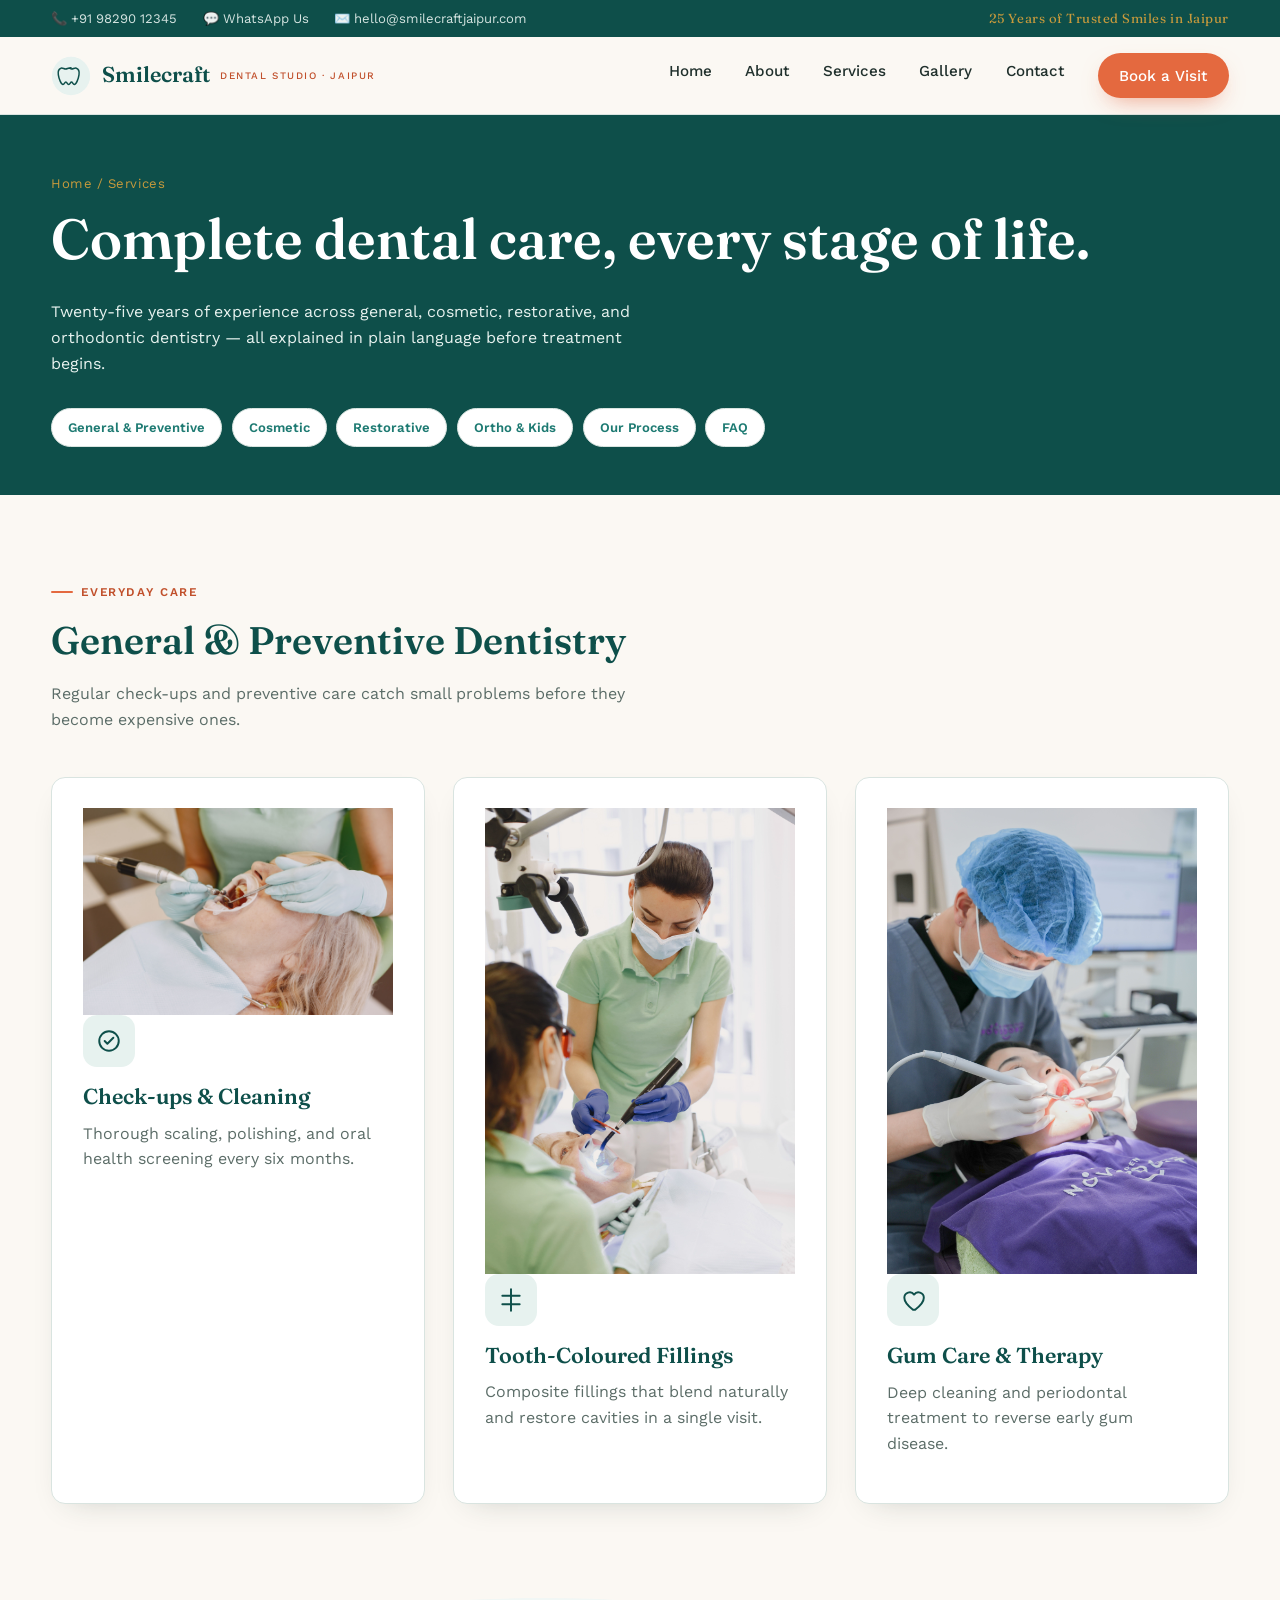
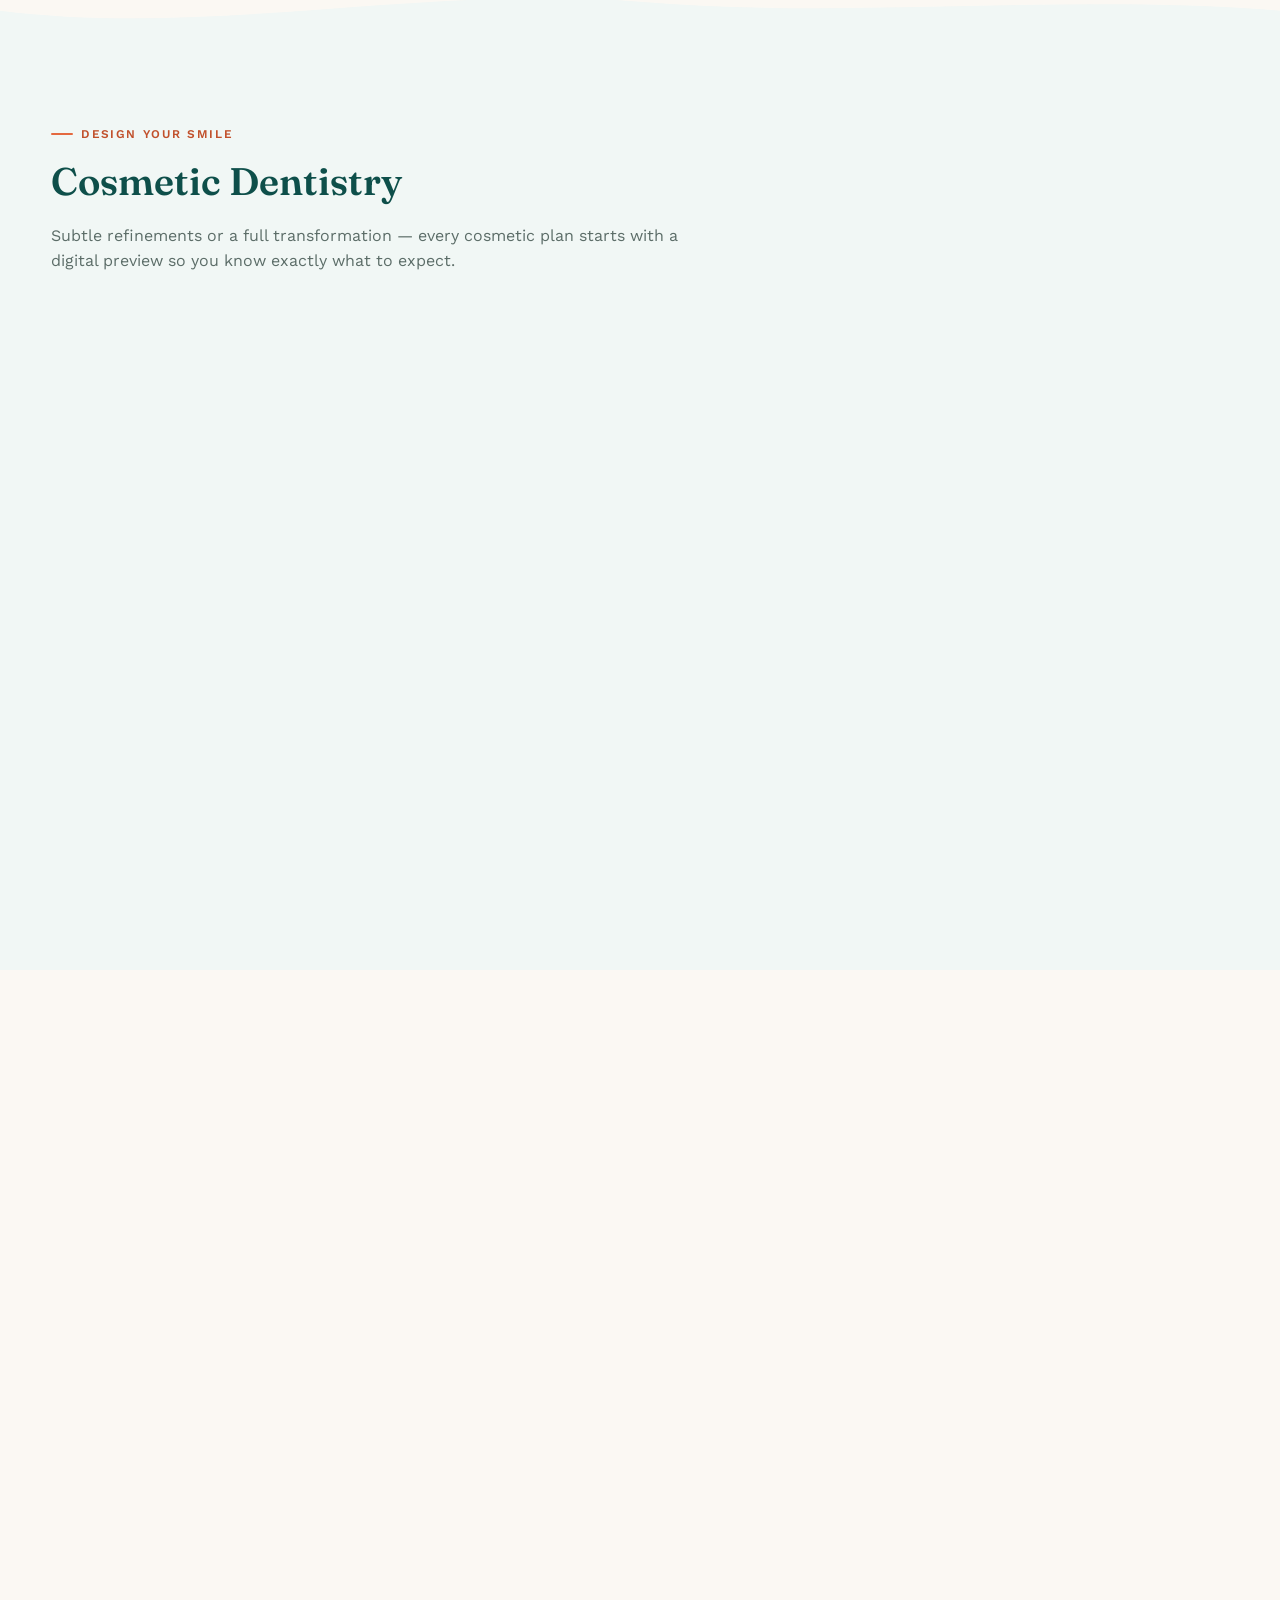
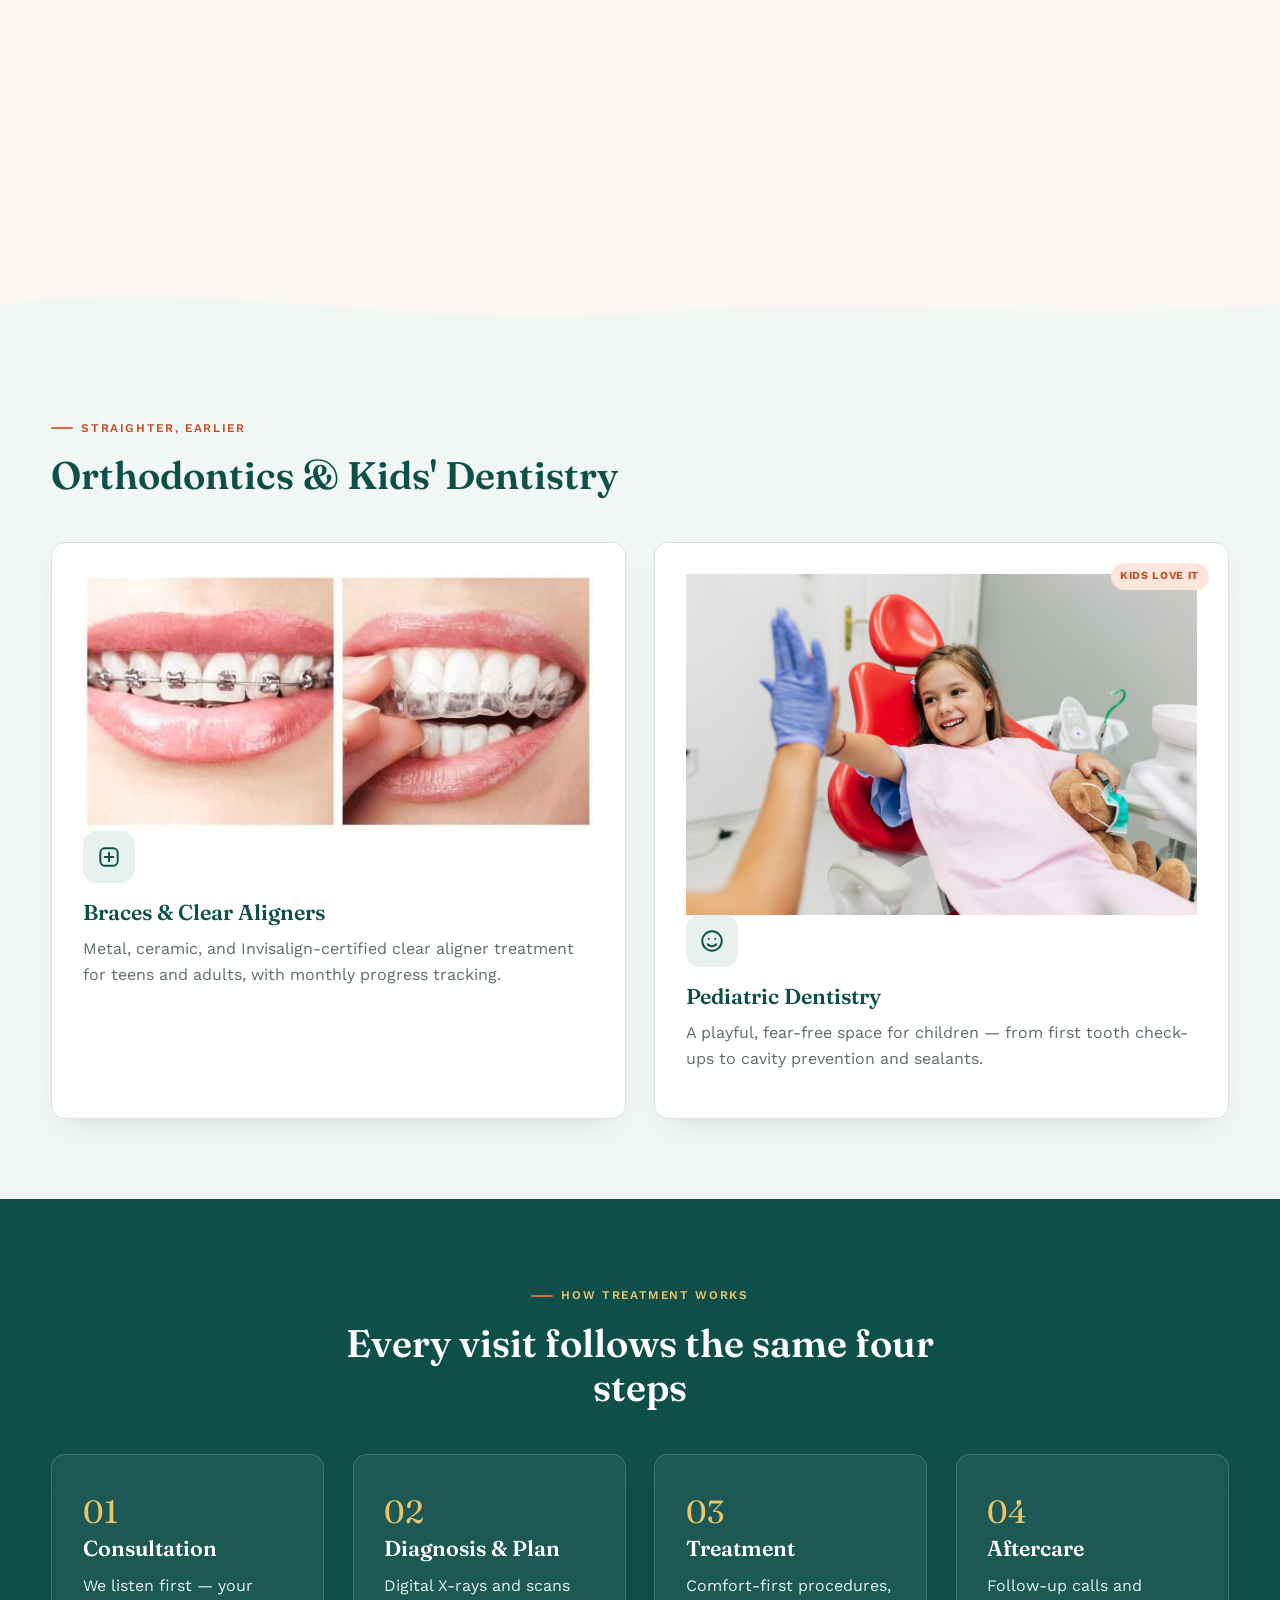
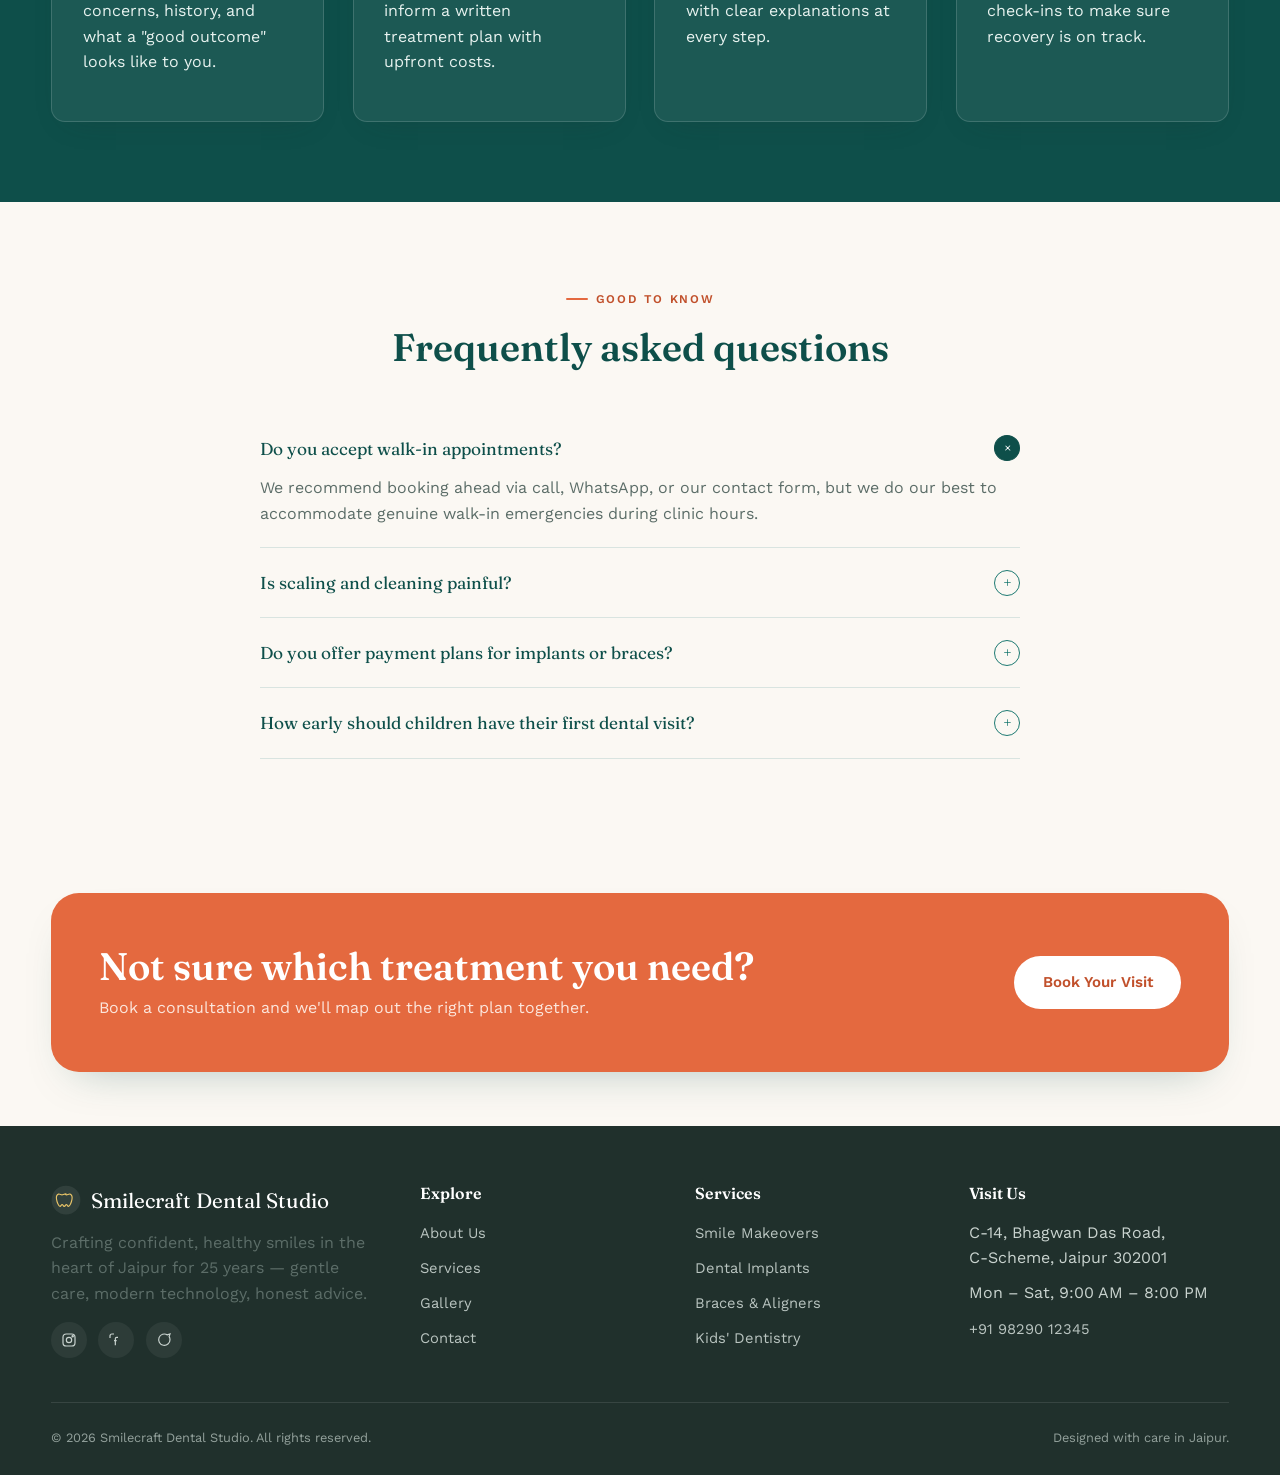
<file: services.html>
<!DOCTYPE html>
<html lang="en">

<head>
  <meta charset="UTF-8">
  <meta name="viewport" content="width=device-width, initial-scale=1.0">
  <title>Services — Smilecraft Dental Studio, Jaipur</title>
  <meta name="description"
    content="General, cosmetic, restorative, and orthodontic dental services at Smilecraft Dental Studio, Jaipur — 25 years of experience.">
  <link rel="preconnect" href="https://fonts.googleapis.com">
  <link href="https://fonts.googleapis.com/css2?family=DM+Serif+Display:ital@0;1&family=Inter:opsz,wght@14..32,400;14..32,500;14..32,600;14..32,700&display=swap" rel="stylesheet">
  <link rel="stylesheet" href="style.css">
</head>

<body>

  <div class="topbar">
    <div class="container">
      <div class="topbar-links">
        <a href="tel:+919829012345">📞 +91 98290 12345</a>
        <a href="https://wa.me/919829012345?text=Hii%20I%20am%20interested%2C%20can%20I%20get%20more%20details%3F" target="_blank" rel="noopener">💬 WhatsApp Us</a>
        <a href="mailto:hello@smilecraftjaipur.com">✉️ hello@smilecraftjaipur.com</a>
      </div>
      <div class="topbar-badge">25 Years of Trusted Smiles in Jaipur</div>
    </div>
  </div>

  <header class="site-header">
    <div class="container nav-wrap">
      <a href="index.html" class="brand">
        <svg class="brand-mark" viewBox="0 0 48 48" fill="none" xmlns="http://www.w3.org/2000/svg">
          <circle cx="24" cy="24" r="23" fill="#E7F2EF" />
          <path
            d="M24 14c-3.2 0-4.6 1.7-6.4 1.7-2 0-3.6-1.7-5.6-1.1-2.6.8-3.8 4-3.2 8 .7 4.7 3.3 11.6 5.6 11.6 1.8 0 1.9-3 3.4-3s1.6 3 3.4 3c1.8 0 2-3 3.4-3s1.6 3 3.4 3c2.3 0 4.9-6.9 5.6-11.6.6-4-.6-7.2-3.2-8-2-.6-3.6 1.1-5.6 1.1-.6 0-1.2-.2-1.8-.7"
            stroke="#0E4F4A" stroke-width="1.8" stroke-linecap="round" stroke-linejoin="round" />
        </svg>
        Smilecraft <small>Dental Studio · Jaipur</small>
      </a>
      <nav class="primary-nav" aria-label="Primary">
        <ul>
          <li><a href="index.html">Home</a></li>
          <li><a href="about.html">About</a></li>
          <li><a href="services.html">Services</a></li>
          <li><a href="gallery.html">Gallery</a></li>
          <li><a href="contact.html">Contact</a></li>
          <li><a href="contact.html#book" class="nav-cta">Book a Visit</a></li>
        </ul>
      </nav>
      <button class="nav-toggle" aria-label="Toggle menu"
        aria-expanded="false"><span></span><span></span><span></span></button>
    </div>
  </header>

  <!-- ===================== PAGE HERO ===================== -->
  <section class="page-hero">
    <div class="container">
      <span class="crumb">Home / Services</span>
      <h1>Complete dental care, every stage of life.</h1>
      <p>Twenty-five years of experience across general, cosmetic, restorative, and orthodontic dentistry — all
        explained in plain language before treatment begins.</p>
      <div class="section-pills">
        <a href="#general">General &amp; Preventive</a>
        <a href="#cosmetic">Cosmetic</a>
        <a href="#restorative">Restorative</a>
        <a href="#ortho">Ortho &amp; Kids</a>
        <a href="#process">Our Process</a>
        <a href="#faq">FAQ</a>
      </div>
    </div>
  </section>

  <!-- ===================== GENERAL & PREVENTIVE ===================== -->
  <section class="section" id="general">
    <div class="container">
      <div class="section-head reveal">
        <p class="eyebrow">Everyday care</p>
        <h2>General &amp; Preventive Dentistry</h2>
        <p>Regular check-ups and preventive care catch small problems before they become expensive ones.</p>
      </div>
      <div class="grid grid-3">
        <div class="card reveal">
          <img src="toothcleaning.jpg" alt="toothcleaning">
          <div class="icon"><svg viewBox="0 0 24 24" fill="none" stroke-width="1.8" stroke-linecap="round"
              stroke-linejoin="round">
              <circle cx="12" cy="12" r="9" />
              <path d="M8 12l2.5 2.5L16 9" />
            </svg></div>
          <h3>Check-ups &amp; Cleaning</h3>
          <p>Thorough scaling, polishing, and oral health screening every six months.</p>
        </div>
        <div class="card reveal">
          <img src="toothcoloured.jpg" alt="toothcoloured">
          <div class="icon"><svg viewBox="0 0 24 24" fill="none" stroke-width="1.8" stroke-linecap="round"
              stroke-linejoin="round">
              <path d="M12 2v20M4 8h16M4 16h16" />
            </svg></div>
          <h3>Tooth-Coloured Fillings</h3>
          <p>Composite fillings that blend naturally and restore cavities in a single visit.</p>
        </div>
        <div class="card reveal">
          <img src="gumcared.jpg" alt="gum cared">
          <div class="icon"><svg viewBox="0 0 24 24" fill="none" stroke-width="1.8" stroke-linecap="round"
              stroke-linejoin="round">
              <path d="M12 21c-4-3-8-6.5-8-11a5 5 0 0 1 9-3 5 5 0 0 1 9 3c0 4.5-4 8-8 11z" />
            </svg></div>
          <h3>Gum Care &amp; Therapy</h3>
          <p>Deep cleaning and periodontal treatment to reverse early gum disease.</p>
        </div>
      </div>
    </div>
  </section>

  <div class="arc-divider">
    <svg viewBox="0 0 1440 60" preserveAspectRatio="none">
      <path d="M0,30 C240,60 480,0 720,20 C960,40 1200,10 1440,30 L1440,60 L0,60 Z" fill="#F1F7F5" />
    </svg>
  </div>

  <!-- ===================== COSMETIC ===================== -->
  <section class="section section-alt" id="cosmetic">
    <div class="container">
      <div class="section-head reveal">
        <p class="eyebrow">Design your smile</p>
        <h2>Cosmetic Dentistry</h2>
        <p>Subtle refinements or a full transformation — every cosmetic plan starts with a digital preview so you know
          exactly what to expect.</p>
      </div>
      <div class="grid grid-3">
        <div class="card service-card reveal">
          <img src="service3.jpeg" alt="smile makeover">
          <span class="tag">Most Requested</span>
          <div class="icon"><svg viewBox="0 0 24 24" fill="none" stroke-width="1.8" stroke-linecap="round"
              stroke-linejoin="round">
              <path d="M12 2l2.5 6.5L21 11l-6.5 2.5L12 20l-2.5-6.5L3 11l6.5-2.5L12 2z" />
            </svg></div>
          <h3>Smile Makeover</h3>
          <p>A combination plan of whitening, contouring, and veneers built around your goals.</p>
        </div>
        <div class="card service-card reveal">
          <img src="service2.jpeg" alt="laser whitening">
          <div class="icon"><svg viewBox="0 0 24 24" fill="none" stroke-width="1.8" stroke-linecap="round"
              stroke-linejoin="round">
              <circle cx="12" cy="12" r="9" />
              <path d="M9 10h.01M15 10h.01M8 15h8" />
            </svg></div>
          <h3>Laser Teeth Whitening</h3>
          <p>Visibly brighter teeth in a single 45-minute in-clinic session.</p>
        </div>
        <div class="card service-card reveal">
          <img src="poreclainveeners.jpg" alt="poreclainveeners">
          <div class="icon"><svg viewBox="0 0 24 24" fill="none" stroke-width="1.8" stroke-linecap="round"
              stroke-linejoin="round">
              <rect x="5" y="4" width="14" height="16" rx="3" />
              <path d="M9 9h6M9 13h6" />
            </svg></div>
          <h3>Porcelain Veneers</h3>
          <p>Thin, custom-shaded shells that correct shape, gaps, and chips permanently.</p>
        </div>
      </div>
    </div>
  </section>

  <!-- ===================== RESTORATIVE ===================== -->
  <section class="section" id="restorative">
    <div class="container">
      <div class="section-head reveal">
        <p class="eyebrow">Rebuild &amp; restore</p>
        <h2>Restorative &amp; Surgical Dentistry</h2>
        <p>Advanced treatment for damaged, missing, or infected teeth — using imaging and planning to keep procedures as
          comfortable as possible.</p>
      </div>
      <div class="grid grid-3">
        <div class="card service-card reveal">
          <img src="service4.jpg" alt="root canal">
          <div class="icon"><svg viewBox="0 0 24 24" fill="none" stroke-width="1.8" stroke-linecap="round"
              stroke-linejoin="round">
              <path d="M12 2v20M4 8h16M4 16h16" />
            </svg></div>
          <h3>Root Canal Treatment</h3>
          <p>Single-sitting, microscope-assisted root canals that save the natural tooth.</p>
        </div>
        <div class="card service-card reveal">
          <img src="service5.jpeg" alt=" dental implants">
          <span class="tag">Long-Term Fix</span>
          <div class="icon"><svg viewBox="0 0 24 24" fill="none" stroke-width="1.8" stroke-linecap="round"
              stroke-linejoin="round">
              <path d="M12 3v6M8 6l4 3 4-3M6 21h12l-1-9H7l-1 9z" />
            </svg></div>
          <h3>Dental Implants</h3>
          <p>Titanium implants for single, multiple, or full-arch tooth replacement.</p>
        </div>
        <div class="card service-card reveal">
          <img src="service6.jpg" alt="oral surgery and extractions">
          <div class="icon"><svg viewBox="0 0 24 24" fill="none" stroke-width="1.8" stroke-linecap="round"
              stroke-linejoin="round">
              <path d="M4 12h16M4 12l4-4M4 12l4 4" />
            </svg></div>
          <h3>Oral Surgery &amp; Extractions</h3>
          <p>Wisdom tooth removal and minor oral surgery under local or sedation anaesthesia.</p>
        </div>
      </div>
    </div>
  </section>

  <div class="arc-divider">
    <svg viewBox="0 0 1440 60" preserveAspectRatio="none">
      <path d="M0,30 C240,0 480,60 720,40 C960,20 1200,50 1440,30 L1440,60 L0,60 Z" fill="#F1F7F5" />
    </svg>
  </div>

  <!-- ===================== ORTHO & KIDS ===================== -->
  <section class="section section-alt" id="ortho">
    <div class="container">
      <div class="section-head reveal">
        <p class="eyebrow">Straighter, earlier</p>
        <h2>Orthodontics &amp; Kids' Dentistry</h2>
      </div>
      <div class="grid grid-2">
        <div class="card service-card reveal">
          <img src="service7.jpg" alt="braces and aligners">
          <div class="icon"><svg viewBox="0 0 24 24" fill="none" stroke-width="1.8" stroke-linecap="round"
              stroke-linejoin="round">
              <rect x="4" y="4" width="16" height="16" rx="4" />
              <path d="M8 12h8M12 8v8" />
            </svg></div>
          <h3>Braces &amp; Clear Aligners</h3>
          <p>Metal, ceramic, and Invisalign-certified clear aligner treatment for teens and adults, with monthly
            progress tracking.</p>
        </div>
        <div class="card service-card reveal">
          <img src="service8.jpeg" alt=" kids love it">
          <span class="tag">Kids Love It</span>
          <div class="icon"><svg viewBox="0 0 24 24" fill="none" stroke-width="1.8" stroke-linecap="round"
              stroke-linejoin="round">
              <circle cx="12" cy="12" r="9" />
              <path d="M9 10h.01M15 10h.01M8 15c1.2 1.2 2.6 1.8 4 1.8s2.8-.6 4-1.8" />
            </svg></div>
          <h3>Pediatric Dentistry</h3>
          <p>A playful, fear-free space for children — from first tooth check-ups to cavity prevention and sealants.</p>
        </div>
      </div>
    </div>
  </section>

  <!-- ===================== PROCESS (numbered — genuine sequence) ===================== -->
  <section class="section section-deep" id="process">
    <div class="container">
      <div class="section-head center reveal">
        <p class="eyebrow" style="color:#E9C468;">How treatment works</p>
        <h2>Every visit follows the same four steps</h2>
      </div>
      <div class="grid grid-4 reveal">
        <div class="card" style="background: rgba(255,255,255,.06); border-color: rgba(255,255,255,.15);">
          <span style="font-family:var(--display); font-size:2rem; color:#E9C468;">01</span>
          <h3 style="color:#fff;">Consultation</h3>
          <p style="color:var(--teal-pale);">We listen first — your concerns, history, and what a "good outcome" looks
            like to you.</p>
        </div>
        <div class="card" style="background: rgba(255,255,255,.06); border-color: rgba(255,255,255,.15);">
          <span style="font-family:var(--display); font-size:2rem; color:#E9C468;">02</span>
          <h3 style="color:#fff;">Diagnosis &amp; Plan</h3>
          <p style="color:var(--teal-pale);">Digital X-rays and scans inform a written treatment plan with upfront
            costs.</p>
        </div>
        <div class="card" style="background: rgba(255,255,255,.06); border-color: rgba(255,255,255,.15);">
          <span style="font-family:var(--display); font-size:2rem; color:#E9C468;">03</span>
          <h3 style="color:#fff;">Treatment</h3>
          <p style="color:var(--teal-pale);">Comfort-first procedures, with clear explanations at every step.</p>
        </div>
        <div class="card" style="background: rgba(255,255,255,.06); border-color: rgba(255,255,255,.15);">
          <span style="font-family:var(--display); font-size:2rem; color:#E9C468;">04</span>
          <h3 style="color:#fff;">Aftercare</h3>
          <p style="color:var(--teal-pale);">Follow-up calls and check-ins to make sure recovery is on track.</p>
        </div>
      </div>
    </div>
  </section>

  <!-- ===================== FAQ ===================== -->
  <section class="section" id="faq">
    <div class="container">
      <div class="section-head center reveal">
        <p class="eyebrow">Good to know</p>
        <h2>Frequently asked questions</h2>
      </div>
      <div class="faq-list reveal" style="max-width: 760px; margin-inline:auto;">
        <div class="faq-item open">
          <div class="faq-q"><span>Do you accept walk-in appointments?</span><span class="plus">+</span></div>
          <div class="faq-a">
            <p>We recommend booking ahead via call, WhatsApp, or our contact form, but we do our best to accommodate
              genuine walk-in emergencies during clinic hours.</p>
          </div>
        </div>
        <div class="faq-item">
          <div class="faq-q"><span>Is scaling and cleaning painful?</span><span class="plus">+</span></div>
          <div class="faq-a">
            <p>No — routine scaling is generally painless. Sensitive patients can request a numbing gel beforehand for
              extra comfort.</p>
          </div>
        </div>
        <div class="faq-item">
          <div class="faq-q"><span>Do you offer payment plans for implants or braces?</span><span class="plus">+</span>
          </div>
          <div class="faq-a">
            <p>Yes, we offer transparent instalment plans for treatments above a certain value — ask our front desk for
              current options.</p>
          </div>
        </div>
        <div class="faq-item">
          <div class="faq-q"><span>How early should children have their first dental visit?</span><span
              class="plus">+</span></div>
          <div class="faq-a">
            <p>We recommend a first visit around age three, or earlier if you notice any discoloration, discomfort, or
              feeding difficulty.</p>
          </div>
        </div>
      </div>
    </div>
  </section>

  <!-- ===================== CTA ===================== -->
  <section class="section" style="padding: 3.4rem 0;">
    <div class="container"
      style="background: var(--coral); border-radius: var(--radius-lg); padding: 3.2rem 3rem; display:flex; align-items:center; justify-content:space-between; gap:2rem; flex-wrap:wrap; box-shadow: var(--shadow-soft);">
      <div>
        <h2 style="color:#fff; margin-bottom:.4rem;">Not sure which treatment you need?</h2>
        <p style="color:#FCE6DC; margin:0;">Book a consultation and we'll map out the right plan together.</p>
      </div>
      <a href="https://forms.gle/Xnc2yJxr2PuULD6r8" class="btn" style="background:#fff; color:var(--coral-dark); box-shadow:none;">Book
        Your Visit</a>
    </div>
  </section>

  <!-- ===================== FOOTER ===================== -->
  <footer class="site-footer">
    <div class="container footer-grid">
      <div>
        <div class="footer-brand">
          <svg width="30" height="30" viewBox="0 0 48 48" fill="none">
            <circle cx="24" cy="24" r="23" fill="rgba(255,255,255,.08)" />
            <path
              d="M24 14c-3.2 0-4.6 1.7-6.4 1.7-2 0-3.6-1.7-5.6-1.1-2.6.8-3.8 4-3.2 8 .7 4.7 3.3 11.6 5.6 11.6 1.8 0 1.9-3 3.4-3s1.6 3 3.4 3c1.8 0 2-3 3.4-3s1.6 3 3.4 3c2.3 0 4.9-6.9 5.6-11.6.6-4-.6-7.2-3.2-8-2-.6-3.6 1.1-5.6 1.1-.6 0-1.2-.2-1.8-.7"
              stroke="#E9C468" stroke-width="1.8" stroke-linecap="round" stroke-linejoin="round" />
          </svg>
          Smilecraft Dental Studio
        </div>
        <p>Crafting confident, healthy smiles in the heart of Jaipur for 25 years — gentle care, modern technology,
          honest advice.</p>
        <div class="social-row">
          <a href="https://instagram.com/smilecraft.jaipur" target="_blank" rel="noopener" aria-label="Instagram"><svg
              viewBox="0 0 24 24" fill="none" stroke-width="1.8">
              <rect x="3" y="3" width="18" height="18" rx="5" />
              <circle cx="12" cy="12" r="4" />
              <circle cx="17.5" cy="6.5" r="1" />
            </svg></a>
          <a href="#" target="_blank" rel="noopener" aria-label="Facebook"><svg viewBox="0 0 24 24" fill="none"
              stroke-width="1.8">
              <path d="M15 8h-2a2 2 0 0 0-2 2v10M9 13h4" />
              <path d="M9 3H6a3 3 0 0 0-3 3v3" />
            </svg></a>
          <a href="https://wa.me/919829012345?text=Hii%20I%20am%20interested%2C%20can%20I%20get%20more%20details%3F" target="_blank" rel="noopener" aria-label="WhatsApp"><svg
              viewBox="0 0 24 24" fill="none" stroke-width="1.8">
              <path d="M21 11.5a8.5 8.5 0 1 1-4-7.2L21 3l-1.3 4A8.5 8.5 0 0 1 21 11.5z" />
            </svg></a>
        </div>
      </div>
      <div>
        <h4>Explore</h4>
        <ul>
          <li><a href="about.html">About Us</a></li>
          <li><a href="services.html">Services</a></li>
          <li><a href="gallery.html">Gallery</a></li>
          <li><a href="contact.html">Contact</a></li>
        </ul>
      </div>
      <div>
        <h4>Services</h4>
        <ul>
          <li><a href="services.html#cosmetic">Smile Makeovers</a></li>
          <li><a href="services.html#restorative">Dental Implants</a></li>
          <li><a href="services.html#ortho">Braces &amp; Aligners</a></li>
          <li><a href="services.html#ortho">Kids' Dentistry</a></li>
        </ul>
      </div>
      <div>
        <h4>Visit Us</h4>
        <ul>
          <li>C-14, Bhagwan Das Road,<br>C-Scheme, Jaipur 302001</li>
          <li>Mon – Sat, 9:00 AM – 8:00 PM</li>
          <li><a href="tel:+919829012345">+91 98290 12345</a></li>
        </ul>
      </div>
    </div>
    <div class="container footer-bottom">
      <span>© 2026 Smilecraft Dental Studio. All rights reserved.</span>
      <span>Designed with care in Jaipur.</span>
    </div>
  </footer>

  <button class="to-top" aria-label="Back to top">↑</button>
  <script src="script.js"></script>
</body>

</html>
</file>
<file: style.css>
/* ==========================================================================
   SMILECRAFT DENTAL STUDIO — shared stylesheet
   Design tokens: deep teal + warm coral + ivory + brushed gold
   Type: Fraunces (display) / Work Sans (body/UI)
   Signature motif: the "smile arc" — a hand-drawn curve used as the nav
   hover state, the section divider, and the stat-badge underline.
   ========================================================================== */

@import url('https://fonts.googleapis.com/css2?family=Fraunces:ital,opsz,wght@0,9..144,400;0,9..144,500;0,9..144,600;0,9..144,700;1,9..144,500&family=Work+Sans:wght@400;500;600;700&display=swap');

:root{
  /* colour tokens */
  --teal-deep:   #0E4F4A;
  --teal-mid:    #1D7A72;
  --teal-pale:   #E7F2EF;
  --mint-bg:     #F1F7F5;
  --ivory:       #FBF8F3;
  --coral:       #E4693F;
  --coral-dark:  #C1502B;
  --gold:        #C79A3C;
  --charcoal:    #20302C;
  --muted:       #5C6D68;
  --line:        #D9E4E0;
  --white:       #FFFFFF;

  /* type */
  --display: 'Fraunces', serif;
  --body: 'Work Sans', sans-serif;

  /* misc */
  --radius-sm: 6px;
  --radius-md: 14px;
  --radius-lg: 28px;
  --shadow-soft: 0 20px 45px -25px rgba(14, 79, 74, 0.35);
  --shadow-card: 0 12px 30px -18px rgba(32, 48, 44, 0.25);
  --ease: cubic-bezier(.22,.68,.32,1);
}

*, *::before, *::after{ box-sizing: border-box; }
html{ scroll-behavior: smooth; }
body{
  margin: 0;
  font-family: var(--body);
  color: var(--charcoal);
  background: var(--ivory);
  line-height: 1.6;
  -webkit-font-smoothing: antialiased;
}
img{ max-width: 100%; display: block; }
a{ color: inherit; text-decoration: none; }
ul{ list-style: none; margin: 0; padding: 0; }
h1, h2, h3, h4{
  font-family: var(--display);
  color: var(--teal-deep);
  line-height: 1.15;
  margin: 0 0 .5em;
  font-weight: 600;
}
h1{ font-size: clamp(2.4rem, 4.4vw, 4.2rem); font-weight: 600; }
h2{ font-size: clamp(1.9rem, 3vw, 2.7rem); }
h3{ font-size: 1.35rem; }
p{ margin: 0 0 1em; color: var(--muted); }
.eyebrow{
  display: inline-flex;
  align-items: center;
  gap: .5rem;
  font-family: var(--body);
  font-weight: 600;
  letter-spacing: .14em;
  text-transform: uppercase;
  font-size: .74rem;
  color: var(--coral-dark);
  margin-bottom: 1rem;
}
.eyebrow::before{
  content: '';
  width: 22px; height: 2px;
  background: var(--coral);
  display: inline-block;
  border-radius: 2px;
}

.container{
  width: min(1180px, 92%);
  margin-inline: auto;
}

/* ---------------------------------------------------------------------
   Reduced motion
--------------------------------------------------------------------- */
@media (prefers-reduced-motion: reduce){
  html{ scroll-behavior: auto; }
  *{ animation-duration: .001ms !important; animation-iteration-count: 1 !important; transition-duration: .001ms !important; }
}

/* ---------------------------------------------------------------------
   Top utility bar
--------------------------------------------------------------------- */
.topbar{
  background: var(--teal-deep);
  color: var(--teal-pale);
  font-size: .82rem;
}
.topbar .container{
  display: flex;
  align-items: center;
  justify-content: space-between;
  padding: .5rem 0;
}
.topbar-links{ display: flex; gap: 1.6rem; }
.topbar-links a{ display: inline-flex; align-items: center; gap: .4rem; opacity: .92; transition: opacity .25s var(--ease); }
.topbar-links a:hover{ opacity: 1; color: var(--gold); }
.topbar-badge{
  font-family: var(--display);
  letter-spacing: .04em;
  color: var(--gold);
}

/* ---------------------------------------------------------------------
   Header / primary nav — smile-arc hover
--------------------------------------------------------------------- */
.site-header{
  position: sticky; top: 0; z-index: 50;
  background: rgba(251, 248, 243, 0.92);

  border-bottom: 1px solid var(--line);
}
.nav-wrap{
  display: flex;
  align-items: center;
  justify-content: space-between;
  padding: 1rem 0;
}
.brand{
  display: flex;
  align-items: center;
  gap: .65rem;
  font-family: var(--display);
  font-size: 1.35rem;
  font-weight: 600;
  color: var(--teal-deep);
}
.brand-mark{ width: 40px; height: 40px; flex: none; }
.brand small{
  display: block;
  font-family: var(--body);
  font-weight: 500;
  font-size: .62rem;
  letter-spacing: .16em;
  text-transform: uppercase;
  color: var(--coral-dark);
}

.primary-nav ul{ display: flex; align-items: center; gap: 2.1rem; }
.primary-nav a{
  position: relative;
  font-weight: 500;
  font-size: .95rem;
  color: var(--charcoal);
  padding-bottom: 10px;
  display: inline-block;
  transition: color .25s var(--ease);
}
/* the "smile arc" hover: a curved underline drawn with a radial gradient
   mask that grows from the middle outward, like a smile widening */
.primary-nav a::after{
  content: '';
  position: absolute;
  left: 50%; bottom: 0;
  width: 0; height: 10px;
  transform: translateX(-50%);
  background: radial-gradient(circle at 50% -60%, transparent 68%, var(--coral) 70%);
  background-size: 100% 200%;
  background-position: center top;
  border-radius: 0 0 20px 20px;
  transition: width .38s var(--ease);
}
.primary-nav a:hover,
.primary-nav a.active{ color: var(--teal-deep); }
.primary-nav a:hover::after,
.primary-nav a.active::after{ width: 100%; }

.nav-cta{
  display: inline-flex;
  align-items: center;
  gap: .5rem;
  background: var(--coral);
  color: var(--white) !important;
  padding: .68rem 1.35rem;
  border-radius: 999px;
  font-weight: 600;
  font-size: .9rem;
  box-shadow: 0 10px 24px -10px rgba(228, 105, 63, .65);
  transition: transform .3s var(--ease), box-shadow .3s var(--ease), background .3s var(--ease);
}
.nav-cta:hover{
  transform: translateY(-3px);
  background: var(--coral-dark);
  box-shadow: 0 16px 30px -10px rgba(193, 80, 43, .7);
}

.nav-toggle{
  display: none;
  flex-direction: column;
  gap: 5px;
  background: none;
  border: none;
  cursor: pointer;
  padding: 6px;
}
.nav-toggle span{ width: 26px; height: 2px; background: var(--teal-deep); border-radius: 2px; transition: all .3s var(--ease); }

/* ---------------------------------------------------------------------
   In-page section pills (per-page smooth-scroll sub navigation)
--------------------------------------------------------------------- */
.section-pills{
  display: flex;
  flex-wrap: wrap;
  gap: .6rem;
  padding: 1rem 0 0;
}
.section-pills a{
  font-size: .82rem;
  font-weight: 600;
  padding: .5rem 1rem;
  border-radius: 999px;
  border: 1px solid var(--line);
  color: var(--teal-mid);
  background: var(--white);
  transition: all .3s var(--ease);
}
.section-pills a:hover{
  background: var(--teal-deep);
  border-color: var(--teal-deep);
  color: var(--white);
  transform: translateY(-2px);
}

/* ---------------------------------------------------------------------
   Hero
--------------------------------------------------------------------- */
.hero{
  position: relative;
  overflow: hidden;
  padding: 4.5rem 0 5.5rem;
  background: linear-gradient(180deg, var(--teal-pale) 0%, var(--ivory) 100%);
}
.hero .container{
  display: grid;
  grid-template-columns: 1.05fr .95fr;
  gap: 3rem;
  align-items: center;
}
.hero-copy p.lede{ font-size: 1.12rem; max-width: 46ch; }
.hero-actions{ display: flex; gap: 1rem; flex-wrap: wrap; margin-top: 1.6rem; }
.hero-stats{
  display: flex;
  gap: 2.2rem;
  margin-top: 2.6rem;
  padding-top: 1.8rem;
  border-top: 1px solid var(--line);
}
.hero-stat b{
  display: block;
  font-family: var(--display);
  font-size: 1.9rem;
  color: var(--teal-deep);
}
.hero-stat span{ font-size: .78rem; color: var(--muted); text-transform: uppercase; letter-spacing: .06em; }

.hero-media{ position: relative; }
.hero-media img{
  border-radius: var(--radius-lg);
  box-shadow: var(--shadow-soft);
  width: 100%;
  aspect-ratio: 4/5;
  object-fit: cover;
}
.badge-25{
  position: absolute;
  bottom: -1.6rem; left: -1.6rem;
  background: var(--teal-deep);
  color: var(--white);
  width: 128px; height: 128px;
  border-radius: 50%;
  display: flex;
  flex-direction: column;
  align-items: center;
  justify-content: center;
  text-align: center;
  box-shadow: var(--shadow-card);
  border: 4px solid var(--ivory);
}
.badge-25 b{ font-family: var(--display); font-size: 2.1rem; line-height: 1; color: var(--gold); }
.badge-25 span{ font-size: .62rem; letter-spacing: .08em; text-transform: uppercase; margin-top: .2rem; }

/* generic page hero (secondary pages) */
.page-hero{
  background: var(--teal-deep);
  color: var(--teal-pale);
  padding: 3.6rem 0 3rem;
  position: relative;
}
.page-hero h1{ color: var(--white); }
.page-hero p{ color: var(--teal-pale); max-width: 60ch; }
.crumb{ font-size: .82rem; color: var(--gold); letter-spacing: .04em; margin-bottom: .8rem; display:block; }

/* ---------------------------------------------------------------------
   Smile-arc divider between sections
--------------------------------------------------------------------- */
.arc-divider{ display: block; width: 100%; line-height: 0; }
.arc-divider svg{ width: 100%; height: auto; display: block; }

/* ---------------------------------------------------------------------
   Sections
--------------------------------------------------------------------- */
.section{ padding: 5rem 0; }
.section-alt{ background: var(--mint-bg); }
.section-deep{ background: var(--teal-deep); color: var(--teal-pale); }
.section-deep h2{ color: var(--white); }
.section-deep p{ color: var(--teal-pale); }
.section-head{
  max-width: 640px;
  margin-bottom: 2.8rem;
}
.section-head.center{ margin-inline: auto; text-align: center; }

.grid{ display: grid; gap: 1.8rem; }
.grid-3{ grid-template-columns: repeat(3, 1fr); }
.grid-2{ grid-template-columns: repeat(2, 1fr); }
.grid-4{ grid-template-columns: repeat(4, 1fr); }

/* ---------------------------------------------------------------------
   Cards
--------------------------------------------------------------------- */
.card{
  background: var(--white);
  border-radius: var(--radius-md);
  padding: 1.9rem;
  box-shadow: var(--shadow-card);
  border: 1px solid var(--line);
  transition: transform .4s var(--ease), box-shadow .4s var(--ease);
}
.card:hover{ transform: translateY(-8px); box-shadow: 0 22px 40px -20px rgba(32,48,44,.3); }
.card .icon{
  width: 52px; height: 52px;
  border-radius: 14px;
  background: var(--teal-pale);
  display: flex; align-items: center; justify-content: center;
  margin-bottom: 1.1rem;
}
.card .icon svg{ width: 26px; height: 26px; stroke: var(--teal-deep); }

.service-card{ position: relative; overflow: hidden; }
.service-card .tag{
  position: absolute; top: 1.2rem; right: 1.2rem;
  font-size: .68rem; font-weight: 700; letter-spacing: .06em;
  text-transform: uppercase; color: var(--coral-dark);
  background: #FCE6DC; padding: .3rem .6rem; border-radius: 999px;
}

.photo-card{ border-radius: var(--radius-md); overflow: hidden; box-shadow: var(--shadow-card); position: relative; }
.photo-card img{ width: 100%; height: 100%; object-fit: cover; transition: transform .6s var(--ease); }
.photo-card:hover img{ transform: scale(1.08); }
.photo-card figcaption{
  position: absolute; left: 0; right: 0; bottom: 0;
  padding: 1rem 1.1rem;
  background: linear-gradient(0deg, rgba(14,79,74,.88), transparent);
  color: var(--white); font-size: .84rem; font-weight: 600;
  opacity: 0; transform: translateY(10px);
  transition: all .4s var(--ease);
}
.photo-card:hover figcaption{ opacity: 1; transform: translateY(0); }

/* ---------------------------------------------------------------------
   Buttons
--------------------------------------------------------------------- */
.btn{
  display: inline-flex; align-items: center; gap: .55rem;
  padding: .85rem 1.7rem;
  border-radius: 999px;
  font-weight: 600; font-size: .94rem;
  transition: all .32s var(--ease);
  border: 1px solid transparent;
  cursor: pointer;
}
.btn-primary{ background: var(--coral); color: var(--white); box-shadow: 0 12px 26px -10px rgba(228,105,63,.6); }
.btn-primary:hover{ background: var(--coral-dark); transform: translateY(-3px); }
.btn-outline{ border-color: var(--teal-deep); color: var(--teal-deep); background: transparent; }
.btn-outline:hover{ background: var(--teal-deep); color: var(--white); transform: translateY(-3px); }
.btn-ghost{ border-color: rgba(251,248,243,.4); color: var(--white); }
.btn-ghost:hover{ background: rgba(251,248,243,.12); }

/* ---------------------------------------------------------------------
   Timeline (about page)
--------------------------------------------------------------------- */
.timeline{ position: relative; padding-left: 2.4rem; }
.timeline::before{
  content: ''; position: absolute; left: 6px; top: 6px; bottom: 6px;
  width: 2px; background: var(--line);
}
.timeline-item{ position: relative; padding-bottom: 2.4rem; }
.timeline-item::before{
  content: ''; position: absolute; left: -2.4rem; top: 4px;
  width: 14px; height: 14px; border-radius: 50%;
  background: var(--coral); border: 3px solid var(--ivory); box-shadow: 0 0 0 2px var(--coral);
}
.timeline-item h3{ margin-bottom: .3rem; }
.timeline-year{ font-family: var(--display); color: var(--gold); font-size: 1rem; font-weight: 600; }

/* ---------------------------------------------------------------------
   Stats strip
--------------------------------------------------------------------- */
.stat-strip{
  display: grid; grid-template-columns: repeat(4,1fr);
  gap: 1.6rem; text-align: center;
}
.stat-strip b{ font-family: var(--display); font-size: 2.6rem; color: var(--gold); display:block; }
.stat-strip span{ font-size: .82rem; letter-spacing: .04em; text-transform: uppercase; color: var(--teal-pale); }

/* ---------------------------------------------------------------------
   Testimonials
--------------------------------------------------------------------- */
.testimonial{
  background: var(--white); border-radius: var(--radius-md);
  padding: 2rem; box-shadow: var(--shadow-card); border: 1px solid var(--line);
}
.testimonial p{ font-style: italic; color: var(--charcoal); font-size: 1.02rem; }
.testimonial-person{ display: flex; align-items: center; gap: .8rem; margin-top: 1.2rem; }
.testimonial-person img{ width: 46px; height: 46px; border-radius: 50%; object-fit: cover; }
.testimonial-person b{ display:block; font-size: .92rem; }
.testimonial-person span{ font-size: .78rem; color: var(--muted); }
.stars{ color: var(--gold); letter-spacing: .1em; margin-bottom: .6rem; }

/* ---------------------------------------------------------------------
   FAQ (accordion)
--------------------------------------------------------------------- */
.faq-item{
  border-bottom: 1px solid var(--line);
  padding: 1.3rem 0;
}
.faq-q{
  display: flex; align-items: center; justify-content: space-between;
  cursor: pointer; font-family: var(--display); font-size: 1.08rem; color: var(--teal-deep);
}
.faq-q .plus{
  width: 26px; height: 26px; border-radius: 50%; border: 1px solid var(--teal-mid);
  display: flex; align-items: center; justify-content: center; flex: none;
  transition: transform .35s var(--ease), background .35s var(--ease);
  font-size: 1rem; color: var(--teal-mid);
}
.faq-item.open .faq-q .plus{ transform: rotate(135deg); background: var(--teal-deep); color: var(--white); border-color: var(--teal-deep); }
.faq-a{
  max-height: 0; overflow: hidden; transition: max-height .4s var(--ease);
}
.faq-item.open .faq-a{ max-height: 220px; }
.faq-a p{ padding-top: .8rem; margin: 0; }

/* ---------------------------------------------------------------------
   Contact cards (insta-style quick links)
--------------------------------------------------------------------- */
.contact-grid{ display: grid; grid-template-columns: repeat(4, 1fr); gap: 1.4rem; }
.contact-chip{
  background: var(--white); border: 1px solid var(--line); border-radius: var(--radius-md);
  padding: 1.6rem 1.3rem; text-align: center; box-shadow: var(--shadow-card);
  transition: all .35s var(--ease);
}
.contact-chip:hover{ transform: translateY(-6px); border-color: var(--coral); }
.contact-chip .icon{ margin: 0 auto 1rem; }
.contact-chip b{ display: block; font-family: var(--display); color: var(--teal-deep); margin-bottom: .2rem; }
.contact-chip span{ font-size: .84rem; color: var(--muted); }

.map-wrap{ border-radius: var(--radius-md); overflow: hidden; box-shadow: var(--shadow-card); border: 1px solid var(--line); }
.map-wrap iframe{ width: 100%; height: 380px; border: 0; display: block; }

.form-card{
  background: var(--white); border-radius: var(--radius-md); padding: 2.2rem;
  box-shadow: var(--shadow-card); border: 1px solid var(--line);
}
.form-row{ display: grid; grid-template-columns: 1fr 1fr; gap: 1rem; }
.field{ margin-bottom: 1.1rem; }
.field label{ display: block; font-size: .82rem; font-weight: 600; margin-bottom: .4rem; color: var(--teal-deep); }
.field input, .field select, .field textarea{
  width: 100%; padding: .78rem .9rem; border-radius: var(--radius-sm);
  border: 1px solid var(--line); font-family: var(--body); font-size: .94rem;
  background: var(--ivory); transition: border-color .25s var(--ease), box-shadow .25s var(--ease);
}
.field input:focus, .field select:focus, .field textarea:focus{
  outline: none; border-color: var(--teal-mid); box-shadow: 0 0 0 3px rgba(29,122,114,.15);
}
.field textarea{ resize: vertical; min-height: 110px; }

/* ---------------------------------------------------------------------
   Footer
--------------------------------------------------------------------- */
.site-footer{ background: var(--charcoal); color: #C9D3CF; padding: 3.6rem 0 1.6rem; }
.footer-grid{ display: grid; grid-template-columns: 1.4fr 1fr 1fr 1.1fr; gap: 2.4rem; }
.footer-grid h4{ color: var(--white); font-size: 1rem; margin-bottom: 1.1rem; }
.footer-grid ul li{ margin-bottom: .6rem; }
.footer-grid a{ color: #B9C4C0; transition: color .25s var(--ease); font-size: .92rem; }
.footer-grid a:hover{ color: var(--gold); }
.footer-brand{ font-family: var(--display); color: var(--white); font-size: 1.3rem; margin-bottom: .8rem; display:flex; align-items:center; gap:.6rem; }
.footer-bottom{
  margin-top: 2.6rem; padding-top: 1.6rem; border-top: 1px solid rgba(255,255,255,.1);
  display: flex; justify-content: space-between; align-items: center; font-size: .8rem; color: #93A19C;
  flex-wrap: wrap; gap: .6rem;
}
.social-row{ display: flex; gap: .7rem; }
.social-row a{
  width: 36px; height: 36px; border-radius: 50%; background: rgba(255,255,255,.06);
  display: flex; align-items: center; justify-content: center;
  transition: all .3s var(--ease);
}
.social-row a:hover{ background: var(--coral); transform: translateY(-3px); }
.social-row svg{ width: 16px; height: 16px; stroke: #C9D3CF; }
.social-row a:hover svg{ stroke: var(--white); }

/* ---------------------------------------------------------------------
   Reveal-on-scroll
--------------------------------------------------------------------- */
.reveal{ opacity: 0; transform: translateY(28px); transition: opacity .8s var(--ease), transform .8s var(--ease); }
.reveal.in-view{ opacity: 1; transform: translateY(0); }

/* Back to top */
.to-top{
  position: fixed; right: 1.6rem; bottom: 1.6rem; z-index: 60;
  width: 46px; height: 46px; border-radius: 50%;
  background: var(--teal-deep); color: var(--white);
  display: flex; align-items: center; justify-content: center;
  box-shadow: var(--shadow-card); opacity: 0; visibility: hidden;
  transform: translateY(12px);
  transition: all .35s var(--ease);
  border: none; cursor: pointer;
}
.to-top.show{ opacity: 1; visibility: visible; transform: translateY(0); }
.to-top:hover{ background: var(--coral); }

/* ---------------------------------------------------------------------
   Responsive
--------------------------------------------------------------------- */
@media (max-width: 980px){
  .hero .container{ grid-template-columns: 1fr; }
  .hero-media{ order: -1; }
  .grid-4{ grid-template-columns: repeat(2,1fr); }
  .grid-3{ grid-template-columns: repeat(2,1fr); }
  .footer-grid{ grid-template-columns: 1fr 1fr; }
  .contact-grid{ grid-template-columns: repeat(2,1fr); }
  .stat-strip{ grid-template-columns: repeat(2,1fr); gap: 2rem; }
}
@media (max-width: 720px){
  .primary-nav{
    position: fixed; top: 68px; left: 0; right: 0; bottom: 0;
    background: var(--ivory);
    transform: translateX(100%);
    transition: transform .4s var(--ease);
    padding: 2rem 6%;
    overflow-y: auto;
  }
  .primary-nav.open{ transform: translateX(0); }
  .primary-nav ul{ flex-direction: column; align-items: flex-start; gap: 1.4rem; }
  .nav-toggle{ display: flex; }
  .nav-cta{ margin-top: 1rem; }
  .grid-2, .grid-3, .grid-4{ grid-template-columns: 1fr; }
  .form-row{ grid-template-columns: 1fr; }
  .footer-grid{ grid-template-columns: 1fr; }
  .contact-grid{ grid-template-columns: 1fr; }
  .badge-25{ width: 100px; height: 100px; left: -1rem; bottom: -1rem; }
}
@media (max-width: 560px){
  .topbar .container{
    flex-direction: column;
    align-items: center;
    text-align: center;
    gap: .35rem;
    padding: .6rem 0;
  }
  .topbar-links{
    flex-wrap: wrap;
    justify-content: center;
    gap: .9rem 1.1rem;
  }
  .topbar-badge{
    font-size: .74rem;
    white-space: normal;
  }
}
</file>
